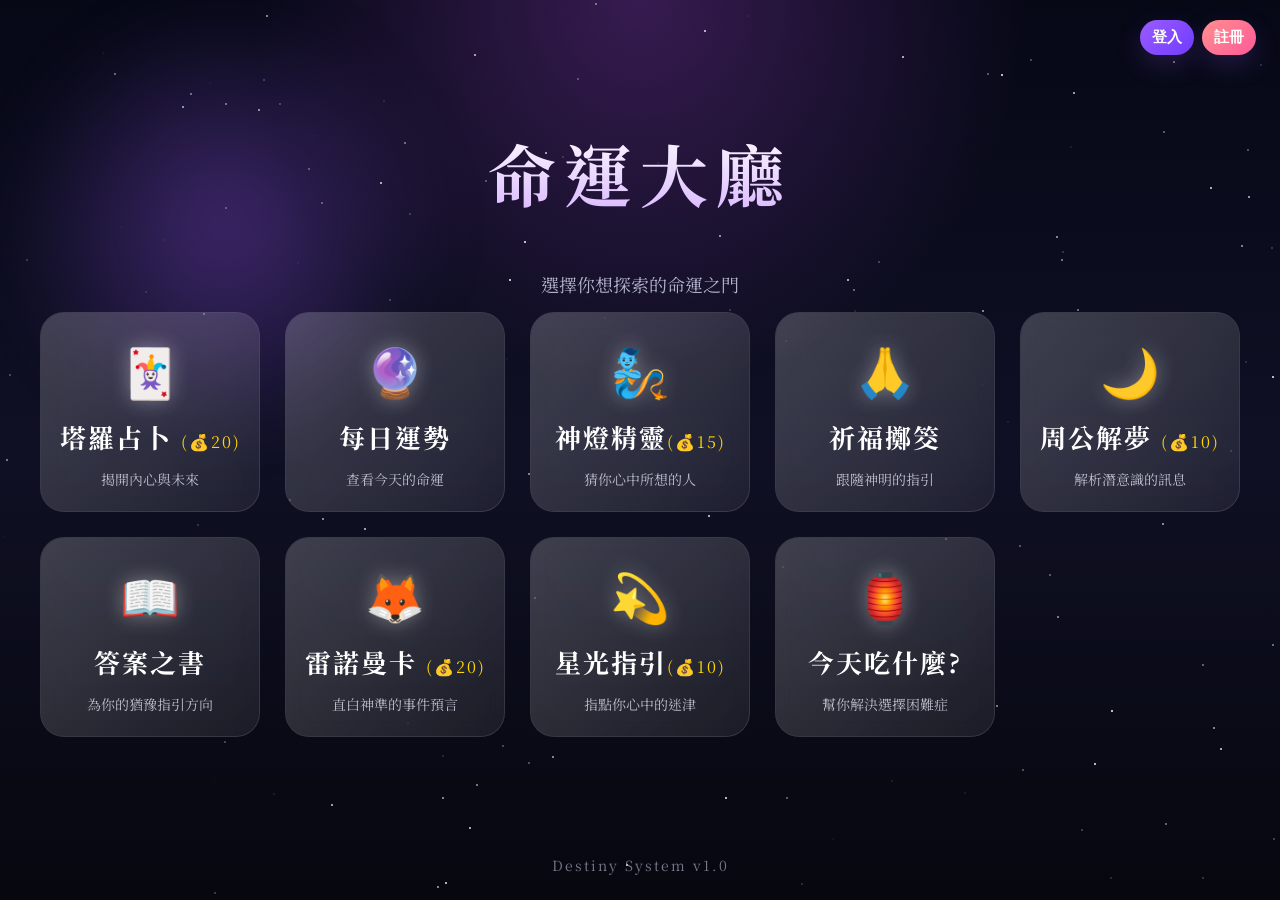
<file: templates/index.html>
<!DOCTYPE html>
<html lang="zh-Hant">

<head>
    <meta charset="UTF-8">
    <meta name="viewport" content="width=device-width, initial-scale=1.0">
    <title>命運大廳</title>

    <!-- 字體 -->
    <link rel="preconnect" href="https://fonts.googleapis.com">
    <link rel="preconnect" href="https://fonts.gstatic.com" crossorigin>
    <link href="https://fonts.googleapis.com/css2?family=Noto+Serif+TC:wght@400;600;700&display=swap"
        rel="stylesheet">
    <link rel="stylesheet" href="/static/css/style.css">
</head>

<body>

    <!-- 星空 -->
    <div class="stars" id="stars"></div>

    <!-- 發光背景 -->
    <div class="orb"></div>

    <!-- 右上角認證按鈕群組 -->
    <div class="auth-top-group">
        <!-- 未登入時顯示的按鈕 -->
        <button id="loginTopBtn" class="auth-top-btn" onclick="window.location.href='/auth'">登入</button>
        <button id="registerTopBtn" class="auth-top-btn auth-register-btn" onclick="window.location.href='/auth'">註冊</button>
        
        <!-- 登入後顯示的頭像下拉選單 -->
        <div id="avatarDropdown" class="avatar-dropdown-container" style="display:none;">
            <!-- 頭像按鈕，點擊可展開下拉式選單 -->
            <button class="avatar-btn" onclick="toggleAvatarMenu()">
                <!-- 頭像圖片 -->
                <img id="avatarImg" class="avatar-img" src="data:image/svg+xml,%3Csvg xmlns='http://www.w3.org/2000/svg' viewBox='0 0 100 100'%3E%3Ccircle cx='50' cy='35' r='25' fill='%23aa78ff'/%3E%3Cellipse cx='50' cy='70' rx='35' ry='30' fill='%23aa78ff'/%3E%3C/svg%3E" alt="用戶頭像">
                <!-- 下拉箭頭 -->
                <span class="avatar-arrow">▼</span>
            </button>
            
            <!-- 下拉式選單 -->
            <div id="avatarMenu" class="avatar-menu" style="display:none;">
                <!-- 頭像更改區域 -->
                <div class="menu-section avatar-upload-section">
                    <div class="avatar-upload-label">更改頭像</div>
                    <input type="file" id="avatarFileInput" class="avatar-file-input" accept="image/*" onchange="handleAvatarUpload(event)">
                    <label for="avatarFileInput" class="avatar-upload-btn">選擇圖片</label>
                </div>
                
                <!-- 用戶資訊區域 -->
                <div class="menu-section user-info-section">
                    <div class="menu-item"><strong>姓名：</strong><span id="dropdownUserName"></span></div>
                    <div class="menu-item"><strong>電子郵件：</strong><span id="dropdownUserEmail"></span></div>
                    <div class="menu-item"><strong>註冊日期：</strong><span id="dropdownUserRegistered"></span></div>
                </div>

                <!--日歷-->
                <div class="menu-section">
                    <div style="font-weight:bold;margin-bottom:10px;">
                        📅 本月運勢
                    </div>
                    <div id="userFortuneCalendar"></div>
                    <div id="fortuneRadar" style="width:280px;height:280px;margin-top:15px;">
                    </div>
                </div>
                
                <!-- 元智幣區域 -->
                <div class="menu-section coin-section">
                    <div class="coin-display">
                        <div class="coin-title">剩餘元智幣</div>
                        <div class="coin-value" id="dropdownUserBalance">0</div>
                    </div>
                    <button class="coin-earn-btn" onclick="window.location.href='/rpg'">看廣告拿幣</button>
                </div>
                
                <!-- 登出按鈕 -->
                <div class="menu-section logout-section">
                    <button class="logout-menu-btn" onclick="logout()">登出</button>
                </div>
            </div>
        </div>
    </div>

    <div id="userModal" class="user-modal-overlay" style="display:none;">
        <div class="user-modal-card">
            <div class="user-modal-header">
                <h2>使用者資訊</h2>
                <button class="modal-close-btn" onclick="toggleUserModal()">×</button>
            </div>
            <div class="user-modal-body">
                <div class="user-info-row"><strong>姓名：</strong><span id="modalUserName"></span></div>
                <div class="user-info-row"><strong>電子郵件：</strong><span id="modalUserEmail"></span></div>
                <div class="user-info-row"><strong>註冊時間：</strong><span id="modalUserRegistered"></span></div>
            </div>
            <div class="user-coin-box">
                <div>
                    <div class="coin-title">剩餘元智幣</div>
                    <div class="coin-value" id="modalUserBalance">0</div>
                </div>
                <button class="coin-action-btn" onclick="window.location.href='/rpg'">看廣告拿幣</button>
            </div>
        </div>
    </div>

    <!-- ===================== -->
    <!-- 大廳 -->
    <!-- ===================== -->

    <div class="container" id="lobbyPage">

        <div class="title">命運大廳</div>

        <div class="welcome-text" id="welcomeText"></div>

        <div class="subtitle">
            選擇你想探索的命運之門
        </div>

        <div class="menu-grid">

            <div class="card" onclick="window.location.href='/tarot'">
                <div class="card-content">
                    <div class="icon">🃏</div>
                    <h2>塔羅占卜 <span style="font-size: 16px; color: #ffd700; font-weight: normal;">(💰20)</span></h2>
                    <p>揭開內心與未來</p>
                </div>
            </div>

            <div class="card" onclick="window.location.href='/fortune'">

                <div class="card-content">

                    <div class="icon">🔮</div>

                    <h2>每日運勢</h2>

                    <p>查看今天的命運</p>

                </div>

            </div>

            <div class="card" onclick="window.location.href='/ai'">

                <div class="card-content">

                    <div class="icon">🧞</div>

                    <h2>神燈精靈<span style="font-size: 16px; color: #ffd700; font-weight: normal;">(💰15)</span></h2>

                    <p>猜你心中所想的人</p>

                </div>

            </div>

            <div class="card" onclick="window.location.href='/jiao'">

                <div class="card-content">

                    <div class="icon">🙏</div>

                    <h2>祈福擲筊</h2>

                    <p>跟隨神明的指引</p>

                </div>

            </div>

            <div class="card" onclick="window.location.href='/dream'">
                <div class="card-content">
                    <div class="icon">🌙</div>
                    <h2>周公解夢 <span style="font-size: 16px; color: #ffd700; font-weight: normal;">(💰10)</span></h2>
                    <p>解析潛意識的訊息</p>
                </div>
            </div>

            <div class="card" onclick="window.location.href='/answerbook'">
                <div class="card-content">
                    <div class="icon">📖</div>
                    <h2>答案之書</h2>
                    <p>為你的猶豫指引方向</p>
                </div>
            </div>

            <div class="card" onclick="window.location.href='/lenormand'">
                <div class="card-content">
                    <div class="icon">🦊</div>
                    <h2>雷諾曼卡 <span style="font-size: 16px; color: #ffd700; font-weight: normal;">(💰20)</span></h2>
                    <p>直白神準的事件預言</p>
                </div>
            </div>

            <div class="card" onclick="window.location.href='/guidance'">
                <div class="card-content">
                    <div class="icon">💫</div>
                    <h2>星光指引<span style="font-size: 16px; color: #ffd700; font-weight: normal;">(💰10)</span></h2>
                    <p>指點你心中的迷津</p>
                </div>
            </div>

            <div class="card" onclick="window.location.href='/food'">
                <div class="card-content">
                    <div class="icon">🏮</div>
                    <h2>今天吃什麼?</h2>
                    <p>幫你解決選擇困難症</p>
                </div>
            </div>

        </div>

        <div class="bottom-text">
            Destiny System v1.0
        </div>

    </div>

    <script src="/static/js/data.js"></script>
    <script src="/static/js/main.js"></script>

    <script src="/static/js/auth.js"></script>
    <script src="/static/js/rpg.js"></script>
    <script src="/static/js/tarot.js"></script>
    <script src="/static/js/genie.js"></script>
    <script src="/static/js/jiao.js"></script>
    <script src="/static/js/dream.js"></script>
    <script src="/static/js/answerbook.js"></script>
    <script src="/static/js/lenormand.js"></script>

    <script src="https://cdn.plot.ly/plotly-latest.min.js"></script>
    <script src="/static/js/fortune.js"></script>
</body>
</html>
</file>
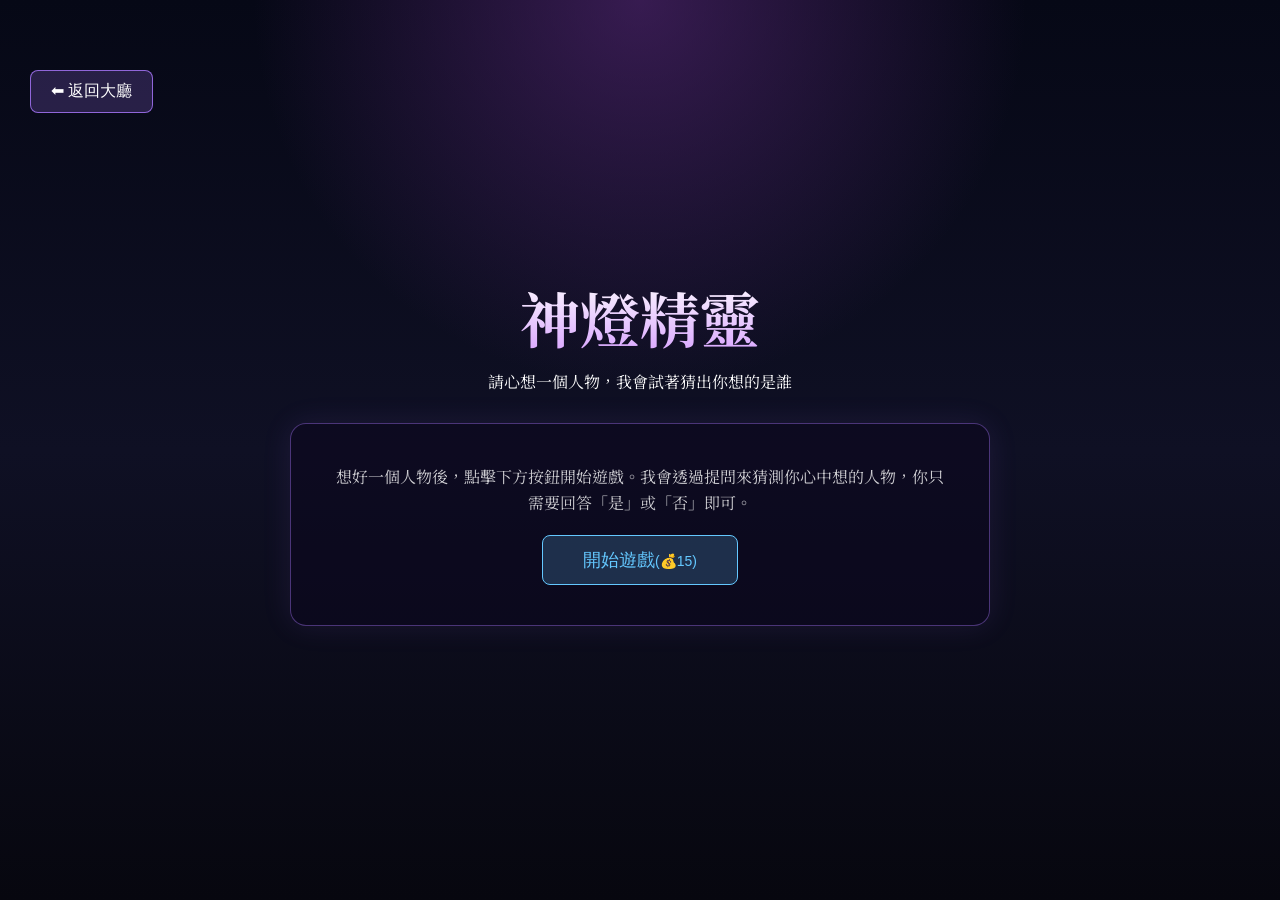
<file: templates/ai.html>
<!-- ===================== -->
    <!-- 神燈精靈頁面 -->
    <!-- ===================== -->

<!DOCTYPE html>
<html lang="zh-Hant">
<head>
    <meta charset="UTF-8">
    <meta name="viewport" content="width=device-width, initial-scale=1.0">
    <title>神燈精靈 - 命運大廳</title>

    <link rel="preconnect" href="https://fonts.googleapis.com">
    <link rel="preconnect" href="https://fonts.gstatic.com" crossorigin>
    <link href="https://fonts.googleapis.com/css2?family=Noto+Serif+TC:wght@400;600;700&display=swap" rel="stylesheet">
    
    <link rel="stylesheet" href="/static/css/style.css">
</head>

<body>
    <div id="geniePage" style="display: flex; min-height: 100vh; flex-direction: column; justify-content: center; align-items: center; position: relative; z-index: 10; padding: 20px; box-sizing: border-box;">
        <h1 class="fortune-title" style="margin-bottom: 10px; z-index: 5; color: white;">
            神燈精靈
        </h1>
        <p class="fortune-subtitle" id="genieSubtitle" style="margin-bottom: 30px; z-index: 5; color: white;">
            請心想一個人物，我會試著猜出你想的是誰
        </p>

        <div style="background: rgba(12, 8, 30, 0.6); padding: 40px; border-radius: 16px; border: 1px solid rgba(170, 120, 255, 0.4); max-width: 700px; width: 90%; text-align: center; z-index: 5; box-shadow: 0 0 30px rgba(170, 120, 255, 0.1);">
            
            <!-- 遊戲開始區域 -->
            <div id="genieStartArea" style="display: flex; flex-direction: column; align-items: center; gap: 20px;">
                <p style="color: rgba(255, 255, 255, 0.8); font-size: 16px; line-height: 1.6;">
                    想好一個人物後，點擊下方按鈕開始遊戲。我會透過提問來猜測你心中想的人物，你只需要回答「是」或「否」即可。
                </p>
                <button onclick="startGenieGame()" style="background: rgba(100, 200, 255, 0.2); border: 1px solid #64c8ff; color: #64c8ff; padding: 12px 40px; border-radius: 8px; font-size: 18px; cursor: pointer; transition: 0.3s;">
                    開始遊戲<span style="font-size: 14px;">(💰15)</span>
                </button>
            </div>

            <!-- 遊戲進行區域 -->
            <div id="genieGameArea" style="display: none; flex-direction: column; align-items: center; gap: 20px;">
                
                <!-- 問題計數 -->
                <div style="color: rgba(255, 255, 255, 0.6); font-size: 14px;">
                    第 <span id="genieQuestionCount">1</span> / <span id="genieMaxQuestions">20</span> 個問題
                </div>

                <!-- 當前問題 -->
                <div id="genieCurrentQuestion" style="background: rgba(0, 0, 0, 0.5); padding: 20px; border-radius: 8px; border: 1px solid rgba(100, 200, 255, 0.3); width: 100%; font-size: 16px; color: rgba(255, 255, 255, 0.95); line-height: 1.6;">
                    正在初始化...
                </div>

                <!-- 回答按鈕 -->
                <div style="display: flex; gap: 20px; justify-content: center; width: 100%;">
                    <button onclick="answerGenie('YES')" id="genieYesBtn" style="background: rgba(100, 255, 100, 0.2); border: 1px solid #64ff64; color: #64ff64; padding: 12px 50px; border-radius: 8px; font-size: 18px; cursor: pointer; transition: 0.3s; flex: 1;">
                        是
                    </button>
                    <button onclick="answerGenie('NO')" id="genieNoBtn" style="background: rgba(255, 100, 100, 0.2); border: 1px solid #ff6464; color: #ff6464; padding: 12px 50px; border-radius: 8px; font-size: 18px; cursor: pointer; transition: 0.3s; flex: 1;">
                        否
                    </button>
                </div>

                <!-- Loading 狀態 -->
                <div id="genieLoading" style="display: none; color: #ffd700; font-style: italic; font-size: 16px;">
                     精靈正在思考... 
                </div>
            </div>

            <!-- 遊戲結果區域 -->
            <div id="genieResultArea" style="display: none; flex-direction: column; align-items: center; gap: 20px;">
                
                <div id="genieResultMessage" style="background: rgba(0, 0, 0, 0.5); padding: 25px; border-radius: 8px; border: 1px solid rgba(255, 215, 0, 0.3); font-size: 16px; color: rgba(255, 255, 255, 0.95); line-height: 1.8; width: 100%;">
                </div>

                <button onclick="resetGenieGame()" style="background: rgba(170, 120, 255, 0.2); border: 1px solid rgba(170, 120, 255, 0.8); color: rgba(170, 120, 255, 0.9); padding: 12px 30px; border-radius: 8px; cursor: pointer; transition: 0.3s; font-size: 16px;">
                    🔄 再來一次
                </button>
            </div>
        </div>

        <button class="back-btn" onclick="window.location.href='/'" style="position: absolute; top: 30px; left: 30px; z-index: 1000; background: rgba(170, 120, 255, 0.2); border: 1px solid rgba(170, 120, 255, 0.8); color: white; padding: 10px 20px; border-radius: 8px; cursor: pointer; font-size: 16px;">
            ⬅ 返回大廳
        </button>
    </div>

    <script src="/static/js/data.js"></script>
    <script src="/static/js/main.js"></script>
    <script src="/static/js/genie.js"></script>
</body>
</html>
</file>
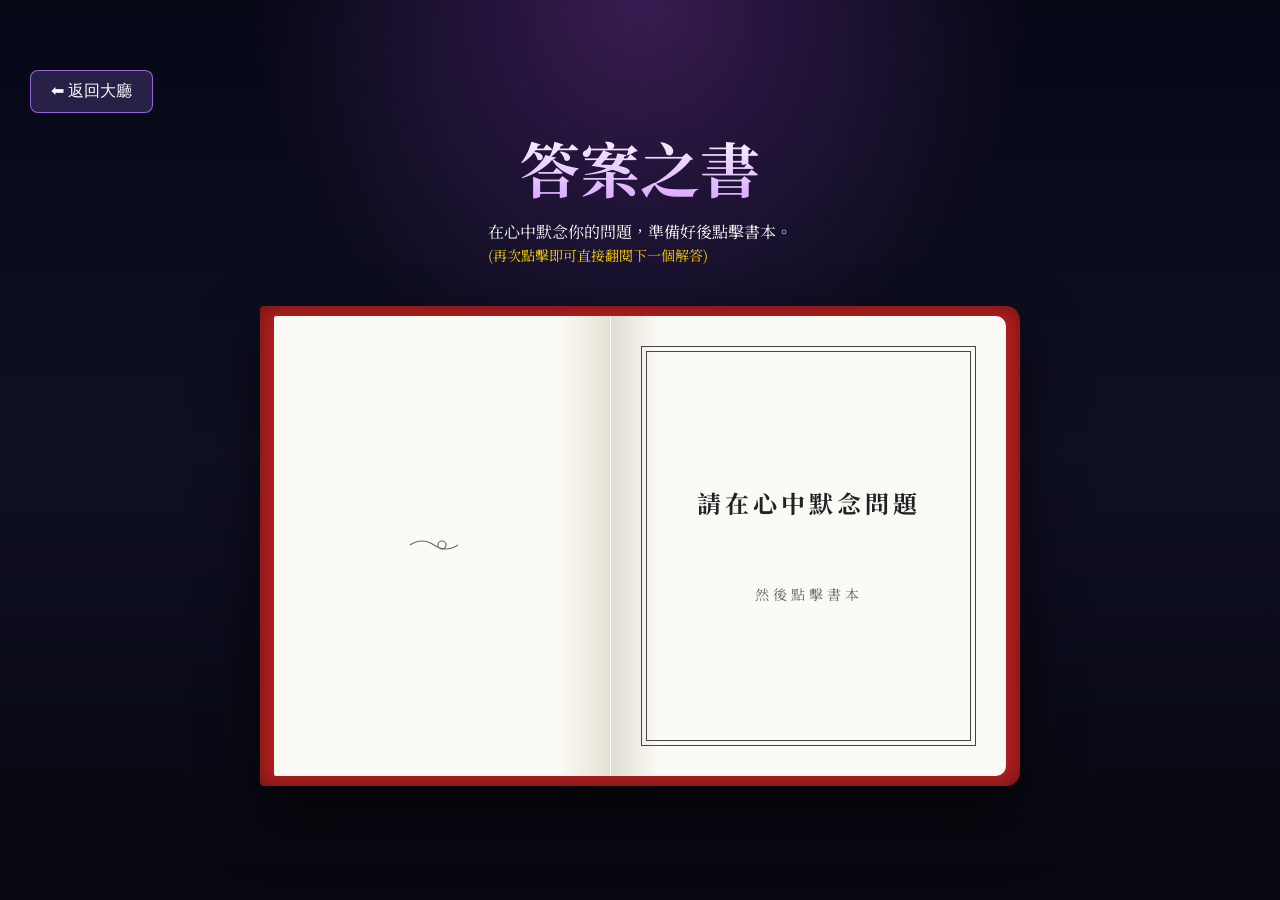
<file: templates/answerbook.html>
<!DOCTYPE html>
<html lang="zh-Hant">
<head>
    <meta charset="UTF-8">
    <meta name="viewport" content="width=device-width, initial-scale=1.0">
    <title>答案之書 - 命運大廳</title>

    <link rel="preconnect" href="https://fonts.googleapis.com">
    <link rel="preconnect" href="https://fonts.gstatic.com" crossorigin>
    <link href="https://fonts.googleapis.com/css2?family=Noto+Serif+TC:wght@400;600;700&display=swap" rel="stylesheet">
    
    <link rel="stylesheet" href="/static/css/style.css">
</head>

</body>
    <div id="answerBookPage" style="display: flex; min-height: 100vh; flex-direction: column; justify-content: center; align-items: center; position: relative; z-index: 10; padding: 20px; box-sizing: border-box;">
        <h1 class="fortune-title" style="margin-bottom: 10px; z-index: 5; color: white;">
        <h1 class="fortune-title" style="margin-bottom: 10px; z-index: 5; color: white;">
            答案之書
        </h1>
        <p class="fortune-subtitle" style="margin-bottom: 40px; z-index: 5; color: white;">
            在心中默念你的問題，準備好後點擊書本。<br>
            <span style="color: #ffd700; font-size: 14px;">(再次點擊即可直接翻閱下一個解答)</span>
        </p>

        <div class="open-book-wrapper" onclick="flipBook()">
            <div class="book-cover">
                
                <div class="page page-left">
                    <div class="page-ornament">
                        <svg viewBox="0 0 100 20" width="80">
                            <path fill="none" stroke="#444" stroke-width="1.5" d="M10,10 Q25,0 40,10 T70,10 M50,5 A5,5 0 1,1 50,15 A5,5 0 1,1 50,5"></path>
                        </svg>
                    </div>
                </div>
                
                <div class="page page-right">
                    <div class="page-border">
                        <div id="answerResult" class="answer-text">
                            請點擊書本<br><br>
                            <span style="font-size: 14px; font-weight: normal; color: #666;">尋找解答</span>
                        </div>
                    </div>
                </div>

                <div id="flippingPage" class="flipping-page">
                    <div class="page-border"></div>
                </div>

            </div>
        </div>

        <button class="back-btn" onclick="window.location.href='/'" style="position: absolute; top: 30px; left: 30px; z-index: 1000; background: rgba(170, 120, 255, 0.2); border: 1px solid rgba(170, 120, 255, 0.8); color: white; padding: 10px 20px; border-radius: 8px; cursor: pointer; font-size: 16px;">
            ⬅ 返回大廳
        </button>
    </div>

        <script src="/static/js/data.js"></script>
        <script src="/static/js/main.js"></script>
        <script src="/static/js/answerbook.js"></script>
</body>
</html>
</file>
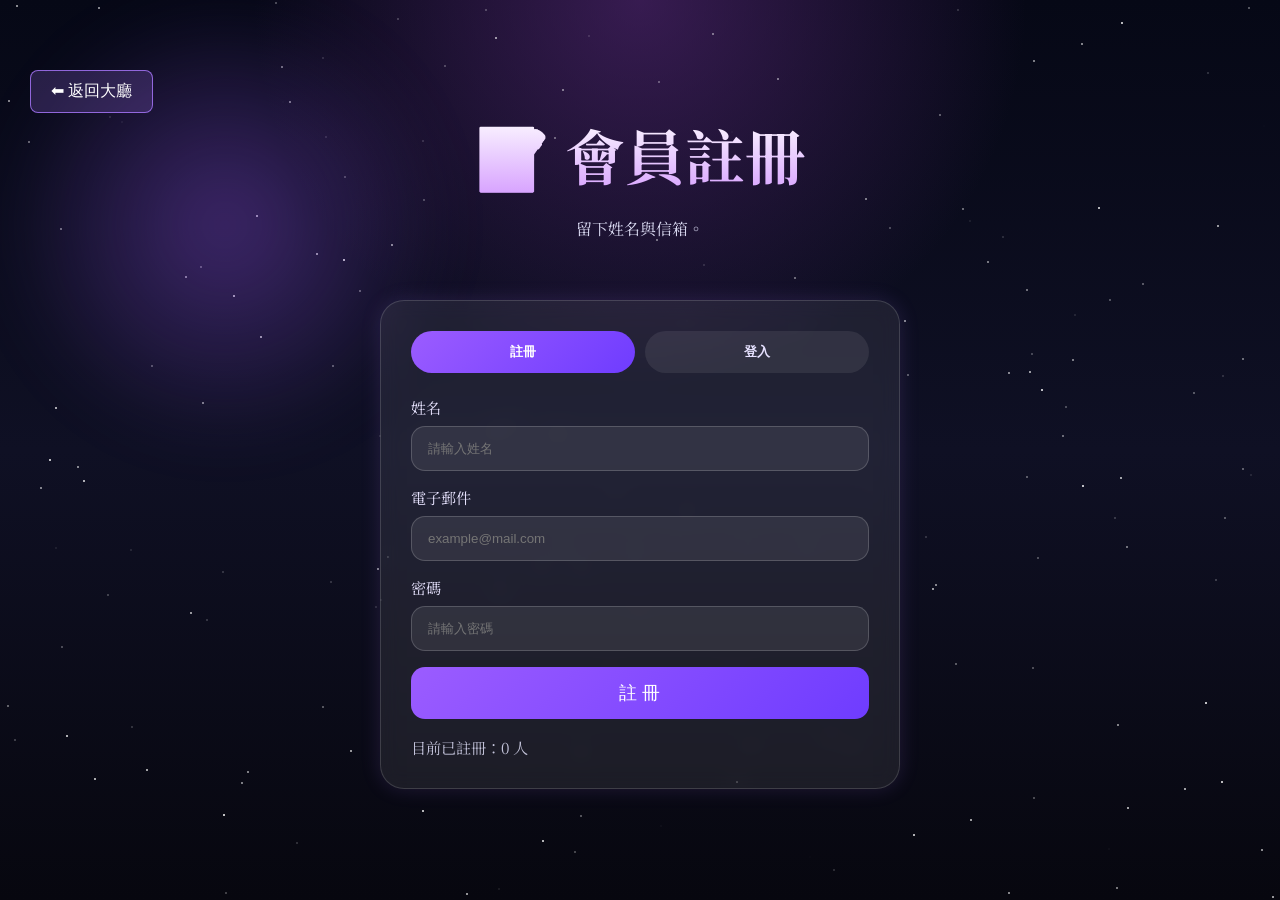
<file: templates/auth.html>
<!DOCTYPE html>
<html lang="zh-Hant">
<head>
    <meta charset="UTF-8">
    <meta name="viewport" content="width=device-width, initial-scale=1.0">
    <title>會員登入 - 命運大廳</title>
    <link rel="preconnect" href="https://fonts.googleapis.com">
    <link rel="preconnect" href="https://fonts.gstatic.com" crossorigin>
    <link href="https://fonts.googleapis.com/css2?family=Noto+Serif+TC:wght@400;600;700&display=swap" rel="stylesheet">
    <link rel="stylesheet" href="/static/css/style.css">
</head>
<body>
    <div class="stars" id="stars"></div>
    <div class="orb"></div>

    <div style="display: flex; min-height: 100vh; flex-direction: column; justify-content: center; align-items: center; position: relative; z-index: 10; padding: 20px;">
        
        <h1 class="fortune-title" id="authTitle">📝 會員註冊</h1>
        <p class="fortune-subtitle" id="authSubtitle">留下姓名與信箱。</p>

        <div class="register-card" style="position: relative; z-index: 5;">
            <div class="auth-tab-group">
                <button id="authTabRegister" class="auth-tab-btn auth-active" type="button" onclick="setAuthMode('register')">註冊</button>
                <button id="authTabLogin" class="auth-tab-btn" type="button" onclick="setAuthMode('login')">登入</button>
            </div>

            <form id="registerForm" class="register-form auth-form">
                <div class="form-group">
                    <label for="registerName">姓名</label>
                    <input id="registerName" name="name" type="text" placeholder="請輸入姓名" required>
                </div>
                <div class="form-group">
                    <label for="registerEmail">電子郵件</label>
                    <input id="registerEmail" name="email" type="email" placeholder="example@mail.com" required>
                </div>
                <div class="form-group">
                    <label for="registerPassword">密碼</label>
                    <input id="registerPassword" name="password" type="password" placeholder="請輸入密碼" required>
                </div>
                <button type="submit" class="submit-btn">註 冊</button>
            </form>

            <form id="loginForm" class="register-form auth-form" style="display:none;">
                <div class="form-group">
                    <label for="loginEmail">電子郵件</label>
                    <input id="loginEmail" name="email" type="email" placeholder="example@mail.com" required>
                </div>
                <div class="form-group">
                    <label for="loginPassword">密碼</label>
                    <input id="loginPassword" name="password" type="password" placeholder="請輸入密碼" required>
                </div>
                <button type="submit" class="submit-btn">登入</button>
            </form>

            <div class="register-meta" id="registerMeta">
                目前已註冊：<span id="registeredCount">0</span> 人
            </div>

            <div class="register-alert" id="registerAlert"></div>
            <div class="register-alert" id="loginAlert"></div>

            
        </div>

        <button class="back-btn" onclick="window.location.href='/'" style="position: absolute; top: 30px; left: 30px; z-index: 1000; background: rgba(170, 120, 255, 0.2); border: 1px solid rgba(170, 120, 255, 0.8); color: white; padding: 10px 20px; border-radius: 8px; cursor: pointer; font-size: 16px;">
            ⬅ 返回大廳
        </button>
    </div>

    <script src="/static/js/data.js"></script>
    <script src="/static/js/auth.js"></script>
    <script src="/static/js/main.js"></script>
</body>
</html>
</file>
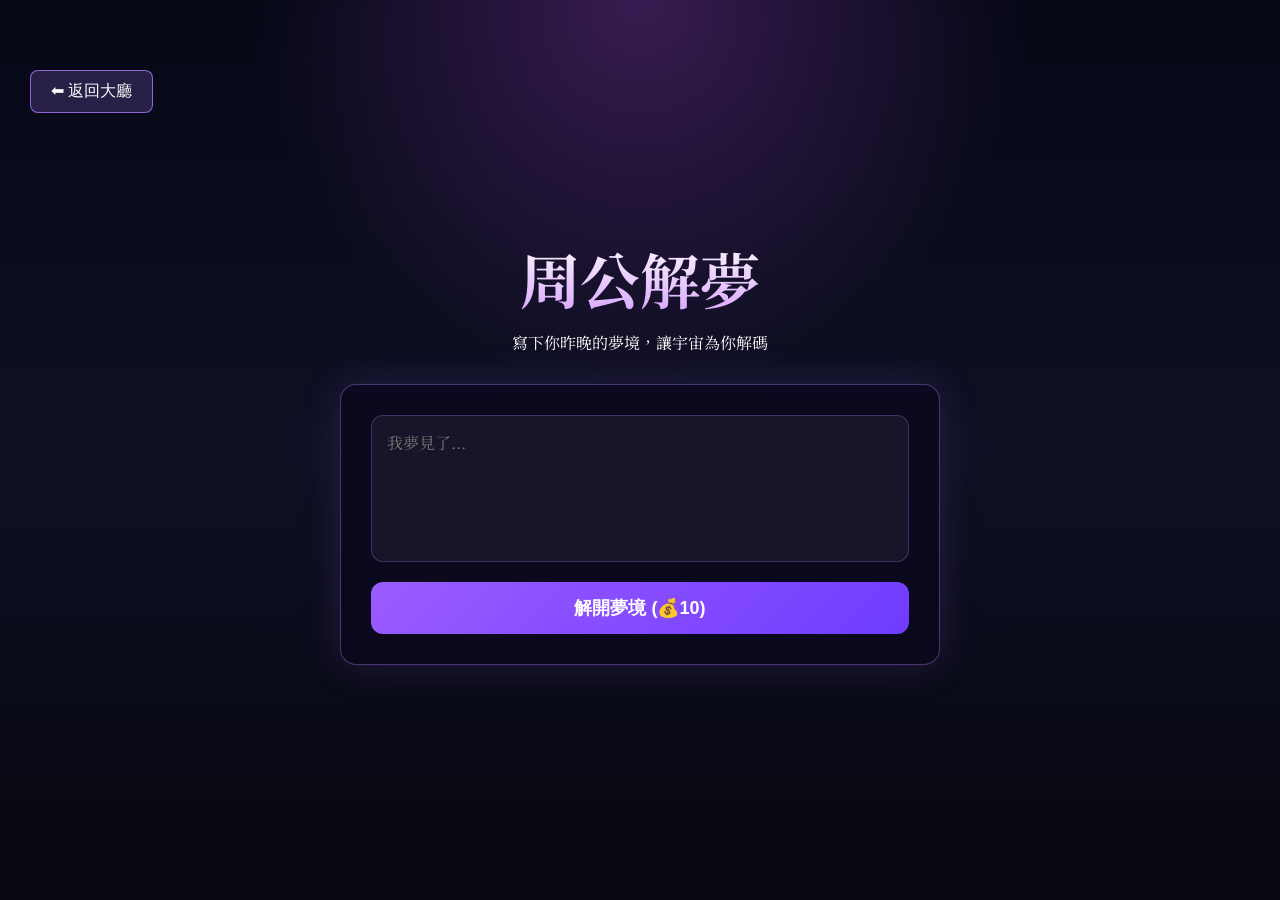
<file: templates/dream.html>
<!-- 2. 解夢專屬頁面 -->
<!DOCTYPE html>
<html lang="zh-Hant">
<head>
    <meta charset="UTF-8">
    <meta name="viewport" content="width=device-width, initial-scale=1.0">
    <title>周公解夢 - 命運大廳</title>

    <link rel="preconnect" href="https://fonts.googleapis.com">
    <link rel="preconnect" href="https://fonts.gstatic.com" crossorigin>
    <link href="https://fonts.googleapis.com/css2?family=Noto+Serif+TC:wght@400;600;700&display=swap" rel="stylesheet">
    
    <link rel="stylesheet" href="/static/css/style.css">
</head>

</body>
    <div id="dreamPage" style="display: flex; min-height: 100vh; flex-direction: column; justify-content: center; align-items: center; position: relative; z-index: 10; padding: 20px; box-sizing: border-box;">
        <h1 class="fortune-title" style="margin-bottom: 10px; z-index: 5; color: white;">
            周公解夢
        </h1>
        <p class="fortune-subtitle" style="margin-bottom: 30px; z-index: 5; color: white;">
            寫下你昨晚的夢境，讓宇宙為你解碼
        </p>

        <div style="background: rgba(12, 8, 30, 0.7); padding: 30px; border-radius: 16px; border: 1px solid rgba(170, 120, 255, 0.4); max-width: 600px; width: 90%; z-index: 5; box-shadow: 0 0 40px rgba(170, 120, 255, 0.15); display: flex; flex-direction: column; gap: 20px;">
            
            <textarea id="dreamInput" placeholder="我夢見了..." rows="5" style="width: 100%; padding: 15px; border-radius: 12px; background: rgba(255, 255, 255, 0.05); border: 1px solid rgba(170, 120, 255, 0.3); color: white; font-size: 16px; outline: none; resize: none; font-family: inherit;"></textarea>

            <button id="submitDreamBtn" onclick="analyzeDream()" style="background: linear-gradient(135deg, #9b5cff, #6f3cff); border: none; color: white; padding: 14px; border-radius: 12px; font-size: 18px; font-weight: bold; cursor: pointer; transition: 0.3s; width: 100%;">
                解開夢境 (💰10)
            </button>

            <div id="dreamLoading" style="display: none; color: #d8b4ff; text-align: center; font-style: italic; font-size: 16px; padding: 10px;">
                🌙 潛意識連結中，請稍候...
            </div>

            <div id="dreamResult" style="display: none; font-size: 15px; color: rgba(255, 255, 255, 0.95); line-height: 1.8; background: rgba(0, 0, 0, 0.4); padding: 20px; border-radius: 12px; border: 1px solid rgba(170, 120, 255, 0.2); max-height: 300px; overflow-y: auto;">
            </div>
        </div>

        <button class="back-btn" onclick="window.location.href='/'" style="position: absolute; top: 30px; left: 30px; z-index: 1000; background: rgba(170, 120, 255, 0.2); border: 1px solid rgba(170, 120, 255, 0.8); color: white; padding: 10px 20px; border-radius: 8px; cursor: pointer; font-size: 16px;">
            ⬅ 返回大廳
        </button>
    </div>

    <script src="/static/js/data.js"></script>
    <script src="/static/js/main.js"></script>
    <script src="/static/js/dream.js"></script>
</body>
</html>
</file>
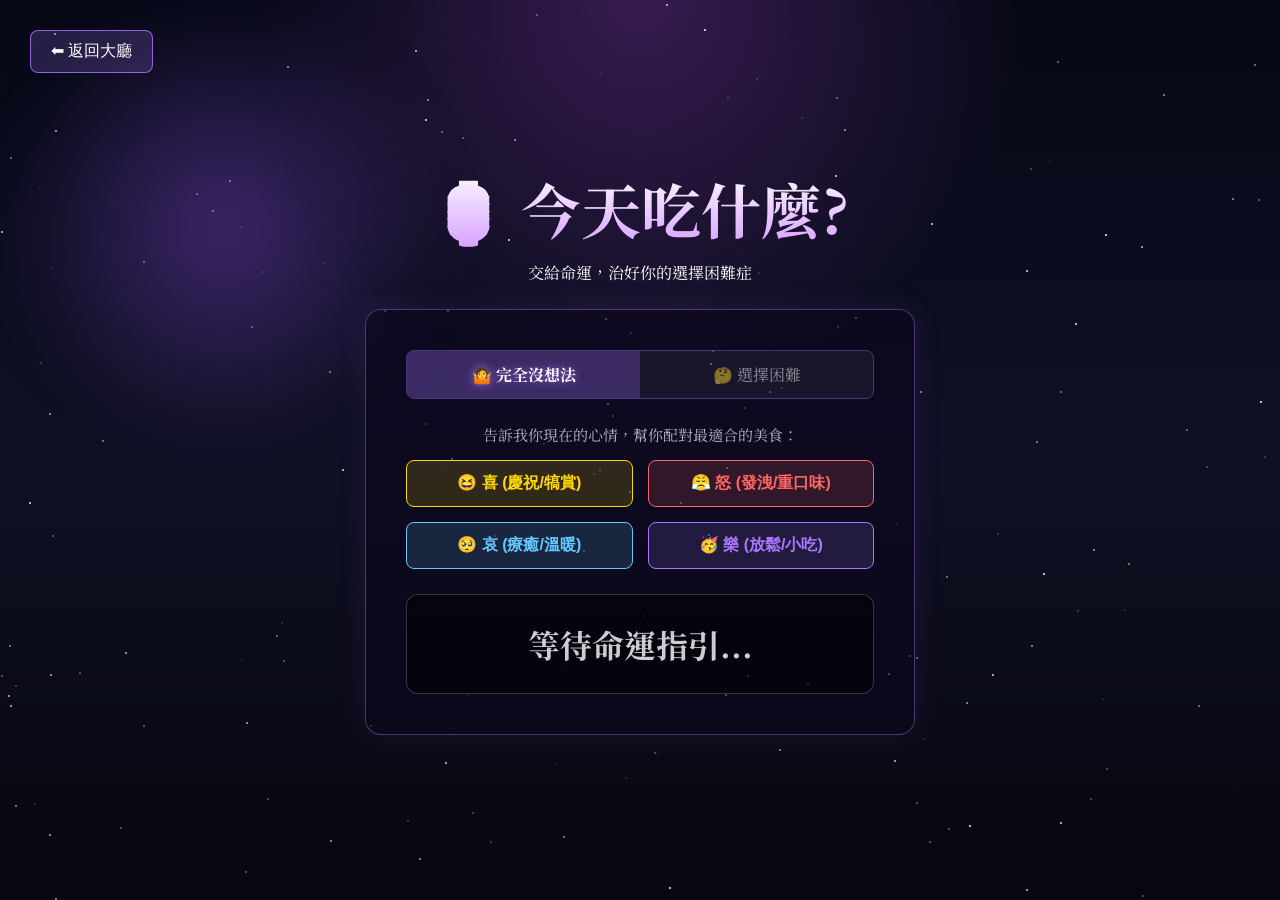
<file: templates/food.html>
<!DOCTYPE html>
<html lang="zh-Hant">
<head>
    <meta charset="UTF-8">
    <meta name="viewport" content="width=device-width, initial-scale=1.0">
    <title>今天吃什麼 - 命運大廳</title>

    <link rel="preconnect" href="https://fonts.googleapis.com">
    <link rel="preconnect" href="https://fonts.gstatic.com" crossorigin>
    <link href="https://fonts.googleapis.com/css2?family=Noto+Serif+TC:wght@400;600;700&display=swap" rel="stylesheet">
    
    <link rel="stylesheet" href="/static/css/style.css">
    
    <script src="https://code.jquery.com/jquery-3.7.1.min.js"></script>

    <style>
        .food-tab-btn {
            flex: 1;
            padding: 12px;
            background: rgba(255, 255, 255, 0.05);
            border: none;
            color: rgba(255, 255, 255, 0.5);
            font-size: 16px;
            cursor: pointer;
            transition: 0.3s;
            font-family: inherit;
        }
        .food-tab-btn.active {
            background: rgba(170, 120, 255, 0.3);
            color: white;
            font-weight: bold;
            text-shadow: 0 0 10px rgba(170, 120, 255, 0.8);
        }
    </style>
</head>

<body>
    <div class="stars" id="stars"></div>
    <div class="orb"></div>

    <div style="display: flex; min-height: 100vh; flex-direction: column; justify-content: center; align-items: center; position: relative; z-index: 10; padding: 20px; box-sizing: border-box;">
        
        <h1 class="fortune-title" style="margin-bottom: 10px; color: white;">
            🏮 今天吃什麼?
        </h1>
        <p class="fortune-subtitle" style="margin-bottom: 25px; color: white;">
            交給命運，治好你的選擇困難症
        </p>

        <div style="background: rgba(12, 8, 30, 0.6); padding: 40px; border-radius: 16px; border: 1px solid rgba(170, 120, 255, 0.4); max-width: 550px; width: 100%; text-align: center; box-shadow: 0 0 30px rgba(170, 120, 255, 0.1); box-sizing: border-box;">
            
            <div style="display: flex; border-radius: 8px; overflow: hidden; border: 1px solid rgba(170, 120, 255, 0.4); margin-bottom: 25px;">
                <button class="food-tab-btn active" data-target="mode-no-idea">🤷 完全沒想法</button>
                <button class="food-tab-btn" data-target="mode-hard-choice">🤔 選擇困難</button>
            </div>

            <div id="mode-no-idea" class="food-mode-section">
                <p style="color: rgba(255,255,255,0.7); font-size: 15px; margin-bottom: 15px;">告訴我你現在的心情，幫你配對最適合的美食：</p>
                <div style="display: grid; grid-template-columns: 1fr 1fr; gap: 15px; margin-bottom: 25px;">
                    <button class="mood-btn" data-mood="joy" style="background: rgba(255, 215, 0, 0.15); border: 1px solid #ffd700; color: #ffd700; padding: 12px; border-radius: 8px; cursor: pointer; font-size: 16px; font-weight: bold; transition: 0.3s;">
                        😆 喜 (慶祝/犒賞)
                    </button>
                    <button class="mood-btn" data-mood="anger" style="background: rgba(255, 100, 100, 0.15); border: 1px solid #ff6464; color: #ff6464; padding: 12px; border-radius: 8px; cursor: pointer; font-size: 16px; font-weight: bold; transition: 0.3s;">
                        😤 怒 (發洩/重口味)
                    </button>
                    <button class="mood-btn" data-mood="sorrow" style="background: rgba(100, 200, 255, 0.15); border: 1px solid #64c8ff; color: #64c8ff; padding: 12px; border-radius: 8px; cursor: pointer; font-size: 16px; font-weight: bold; transition: 0.3s;">
                        🥺 哀 (療癒/溫暖)
                    </button>
                    <button class="mood-btn" data-mood="fun" style="background: rgba(170, 120, 255, 0.15); border: 1px solid #aa78ff; color: #aa78ff; padding: 12px; border-radius: 8px; cursor: pointer; font-size: 16px; font-weight: bold; transition: 0.3s;">
                        🥳 樂 (放鬆/小吃)
                    </button>
                </div>
            </div>

            <div id="mode-hard-choice" class="food-mode-section" style="display: none;">
                <p style="color: rgba(255,255,255,0.7); font-size: 15px; margin-bottom: 15px;">輸入你正在猶豫的選項 (用逗號 , 分隔)：</p>
                <textarea id="customFoodList" style="width: 100%; height: 80px; background: rgba(0,0,0,0.3); border: 1px solid rgba(255,255,255,0.2); color: white; border-radius: 8px; padding: 15px; font-size: 15px; resize: none; outline: none; box-sizing: border-box; margin-bottom: 15px;">麥當勞, 肯德基, 巷口麵店, 健康餐盒</textarea>
                
                <button id="manualRollBtn" style="width: 100%; background: rgba(170, 120, 255, 0.2); border: 1px solid #aa78ff; color: white; padding: 12px; border-radius: 8px; cursor: pointer; font-size: 18px; font-weight: bold; transition: 0.3s; margin-bottom: 25px;">
                    幫我決定！
                </button>
            </div>

            <div id="foodResult" style="font-size: 32px; font-weight: bold; color: rgba(255,255,255,0.8); height: 100px; display: flex; align-items: center; justify-content: center; background: rgba(0,0,0,0.5); border-radius: 12px; border: 1px solid rgba(255,255,255,0.2); overflow: hidden;">
                等待命運指引...
            </div>
            
        </div>

        <button id="backToLobbyBtn" style="position: absolute; top: 30px; left: 30px; background: rgba(170, 120, 255, 0.2); border: 1px solid rgba(170, 120, 255, 0.8); color: white; padding: 10px 20px; border-radius: 8px; cursor: pointer; font-size: 16px;">
            ⬅ 返回大廳
        </button>
    </div>

    <script src="/static/js/data.js"></script>
    <script src="/static/js/main.js"></script>
    <script src="/static/js/food.js"></script>
</body>
</html>
</file>
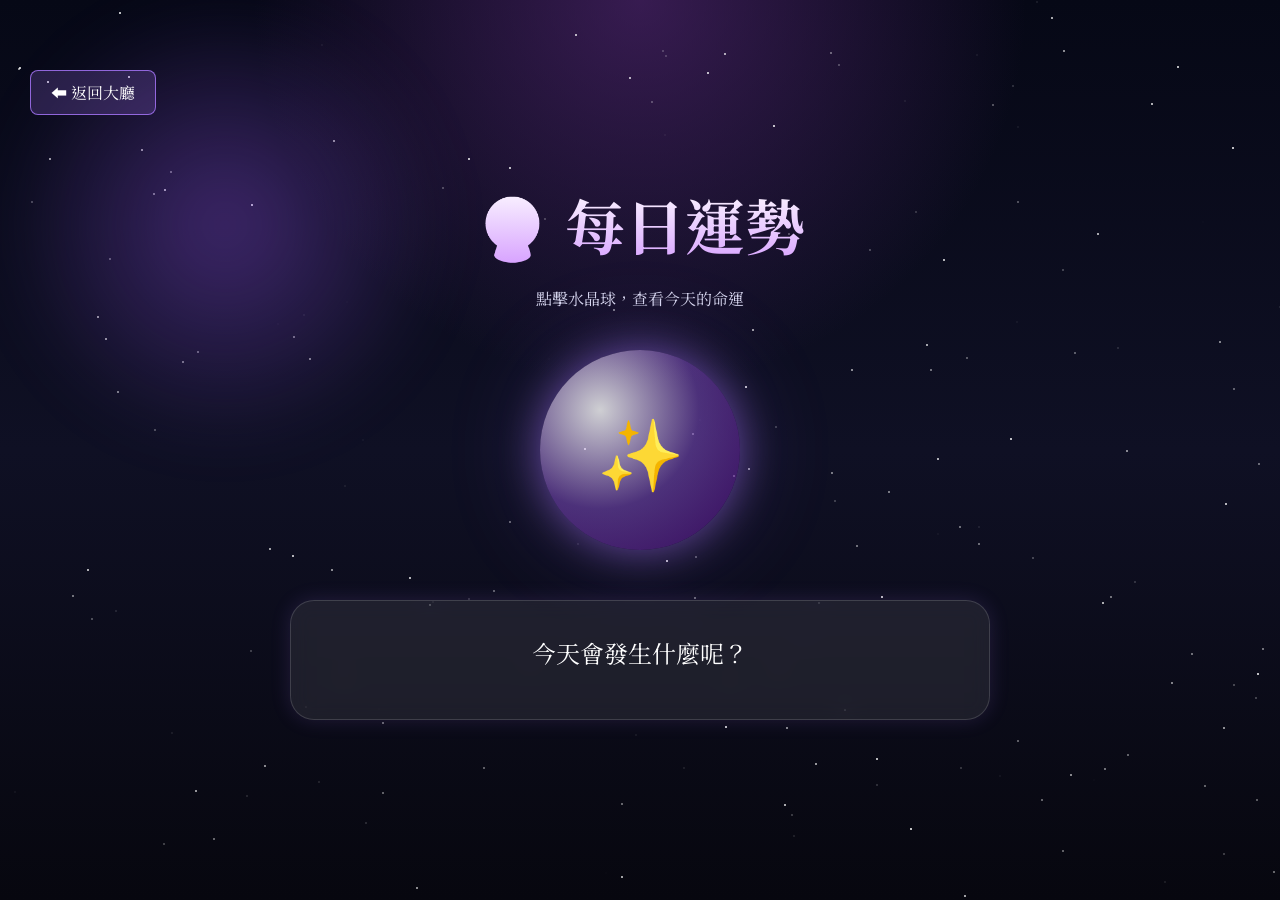
<file: templates/fortune.html>
<!-- ===================== -->
<!-- 每日運勢頁 -->
<!-- ===================== -->

<!DOCTYPE html>
<html lang="zh-Hant">

<head>
    <meta charset="UTF-8">
    <meta name="viewport" content="width=device-width, initial-scale=1.0">
    <title>每日運勢 - 命運大廳</title>

    <link rel="preconnect" href="https://fonts.googleapis.com">
    <link rel="preconnect" href="https://fonts.gstatic.com" crossorigin>
    <link href="https://fonts.googleapis.com/css2?family=Noto+Serif+TC:wght@400;600;700&display=swap" rel="stylesheet">
    <link rel="stylesheet" href="/static/css/style.css">
</head>

<body> <div class="stars" id="stars"></div>
    <div class="orb"></div>

    <div id="fortunePage" style="display: flex; flex-direction: column; align-items: center; justify-content: center; min-height: 100vh; position: relative; z-index: 10;">

        <h1 class="fortune-title">
            🔮 每日運勢
        </h1>

        <p class="fortune-subtitle">
            點擊水晶球，查看今天的命運
        </p>

        <div class="crystal-ball" onclick="getFortune()">
            ✨
        </div>

        <div class="fortune-result" id="fortuneResult">
            今天會發生什麼呢？
        </div>

        <button class="back-btn" onclick="window.location.href='/'" style="position: absolute; top: 30px; left: 30px; background: rgba(170, 120, 255, 0.2); border: 1px solid rgba(170, 120, 255, 0.8); color: white; padding: 10px 20px; border-radius: 8px; cursor: pointer; font-size: 16px; font-family: inherit; z-index: 20;">
            ⬅ 返回大廳
        </button>

    </div>

    <script src="/static/js/data.js"></script>
    <script src="/static/js/main.js"></script>
    <script src="/static/js/fortune.js"></script>

</body> </html>
</file>
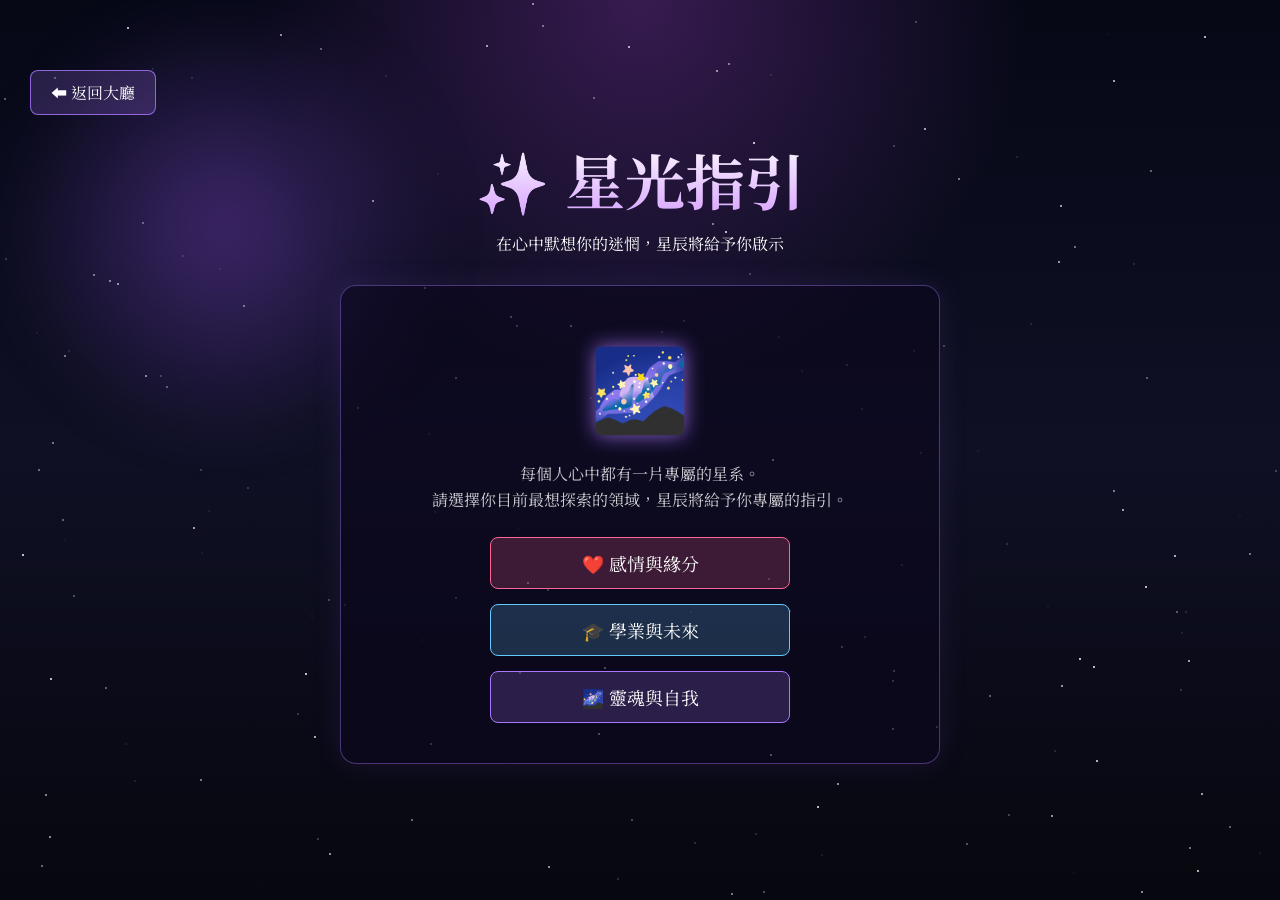
<file: templates/guidance.html>
<!DOCTYPE html>
<html lang="zh-Hant">

<head>
    <meta charset="UTF-8">
    <meta name="viewport" content="width=device-width, initial-scale=1.0">
    <title>星光指引 - 命運大廳</title>

    <link rel="preconnect" href="https://fonts.googleapis.com">
    <link rel="preconnect" href="https://fonts.gstatic.com" crossorigin>
    <link href="https://fonts.googleapis.com/css2?family=Noto+Serif+TC:wght@400;600;700&display=swap"
        rel="stylesheet">
    <link rel="stylesheet" href="/static/css/style.css">
</head>

<body>

    <div class="stars" id="stars"></div>

    <div class="orb"></div>

    <div style="display: flex; min-height: 100vh; flex-direction: column; justify-content: center; align-items: center; position: relative; z-index: 10; padding: 20px; box-sizing: border-box;">
        
        <h1 class="fortune-title" style="margin-bottom: 10px; color: white; text-align: center;">
            ✨ 星光指引
        </h1>
        <p class="fortune-subtitle" style="margin-bottom: 30px; color: white; text-align: center;">
            在心中默想你的迷惘，星辰將給予你啟示
        </p>

        <div style="background: rgba(12, 8, 30, 0.6); padding: 40px; border-radius: 16px; border: 1px solid rgba(170, 120, 255, 0.4); max-width: 600px; width: 100%; text-align: center; box-shadow: 0 0 30px rgba(170, 120, 255, 0.1); box-sizing: border-box;">
            
            <div id="quizStartArea">
                <div style="font-size: 80px; margin-bottom: 20px; display: inline-block; text-shadow: 0 0 20px rgba(170, 120, 255, 0.8);">🌌</div>
                <p style="color: rgba(255,255,255,0.8); font-size: 16px; margin-bottom: 25px; line-height: 1.6;">
                    每個人心中都有一片專屬的星系。<br>
                    請選擇你目前最想探索的領域，星辰將給予你專屬的指引。
                </p>
                
                <div style="display: flex; flex-direction: column; gap: 15px; align-items: center; width: 100%;">
                    <button onclick="startGuidanceQuiz('love')" style="background: rgba(255, 100, 150, 0.2); border: 1px solid #ff6496; color: white; padding: 12px 40px; border-radius: 8px; cursor: pointer; font-size: 18px; transition: 0.3s; width: 80%; max-width: 300px; font-family: inherit;">
                        ❤️ 感情與緣分
                    </button>
                    <button onclick="startGuidanceQuiz('career')" style="background: rgba(100, 200, 255, 0.2); border: 1px solid #64c8ff; color: white; padding: 12px 40px; border-radius: 8px; cursor: pointer; font-size: 18px; transition: 0.3s; width: 80%; max-width: 300px; font-family: inherit;">
                        🎓 學業與未來
                    </button>
                    <button onclick="startGuidanceQuiz('self')" style="background: rgba(170, 120, 255, 0.2); border: 1px solid #aa78ff; color: white; padding: 12px 40px; border-radius: 8px; cursor: pointer; font-size: 18px; transition: 0.3s; width: 80%; max-width: 300px; font-family: inherit;">
                        🌌 靈魂與自我
                    </button>
                </div>
            </div>

            <div id="quizQuestionArea" style="display: none; flex-direction: column; align-items: center; width: 100%;">
                <div style="color: rgba(170, 120, 255, 0.8); font-size: 14px; margin-bottom: 15px; letter-spacing: 1px;">
                    探索進度 <span id="quizProgress">1 / 3</span>
                </div>
                <h3 id="quizQuestionText" style="color: white; font-size: 20px; margin-bottom: 25px; line-height: 1.6; font-weight: normal; text-align: left; width: 100%;">
                    </h3>
                <div id="quizOptions" style="display: flex; flex-direction: column; gap: 15px; width: 100%;">
                    </div>
            </div>

            <div id="quizResultArea" style="display: none; flex-direction: column; align-items: center; width: 100%;">
                <div id="quizLoading" style="color: #ffd700; font-style: italic; font-size: 18px; margin-bottom: 20px;">
                    ✨ 正在解讀你的星象軌跡... ✨
                </div>
                
                <div id="quizFinalContent" style="display: none; width: 100%;">
                    <div id="resultIcon" style="font-size: 60px; margin-bottom: 10px;">🌟</div>
                    <h2 id="resultTitle" style="color: #ffd700; margin-bottom: 15px; font-size: 24px;">你的星系</h2>
                    
                    <div style="text-align: left; background: rgba(0, 0, 0, 0.5); padding: 25px; border-radius: 12px; border: 1px solid rgba(170, 120, 255, 0.3); margin-bottom: 25px;">
                        <p id="resultDesc" style="color: rgba(255, 255, 255, 0.9); font-size: 16px; line-height: 1.8; margin-bottom: 15px;"></p>
                        <div style="border-top: 1px dashed rgba(255,255,255,0.2); padding-top: 15px;">
                            <strong style="color: #64c8ff; font-size: 16px;">給你的星光指引：</strong>
                            <p id="resultAdvice" style="color: rgba(255, 255, 255, 0.8); font-size: 15px; line-height: 1.6; margin-top: 8px;"></p>
                        </div>
                    </div>

                    <div style="margin-top: 20px; padding: 15px; background: rgba(255, 100, 150, 0.1); border-left: 4px solid #ff6496; border-radius: 8px;">
                            <div id="flowerLoading" style="color: #ff6496; font-size: 14px; font-style: italic;">
                                🌸 宇宙花園正在為你挑選專屬花朵...
                            </div>
                            <div id="flowerMessage" style="display: none; color: rgba(255, 255, 255, 0.9); font-size: 15px; line-height: 1.6;">
                                </div>
                        </div>

                    <button onclick="resetGuidanceQuiz()" style="background: transparent; border: 1px solid rgba(255, 255, 255, 0.4); color: rgba(255, 255, 255, 0.8); padding: 10px 30px; border-radius: 6px; cursor: pointer; transition: 0.3s; font-size: 16px; font-family: inherit;">
                        重新探索
                    </button>
                </div>
            </div>

        </div>

        <button class="back-btn" onclick="window.location.href='/'" style="position: absolute; top: 30px; left: 30px; background: rgba(170, 120, 255, 0.2); border: 1px solid rgba(170, 120, 255, 0.8); color: white; padding: 10px 20px; border-radius: 8px; cursor: pointer; font-size: 16px; font-family: inherit; z-index: 20;">
            ⬅ 返回大廳
        </button>
    </div>

    <script src="/static/js/data.js"></script>
    <script src="/static/js/main.js"></script>
    <script src="/static/js/guidance.js"></script>
</body>

</html>
</file>
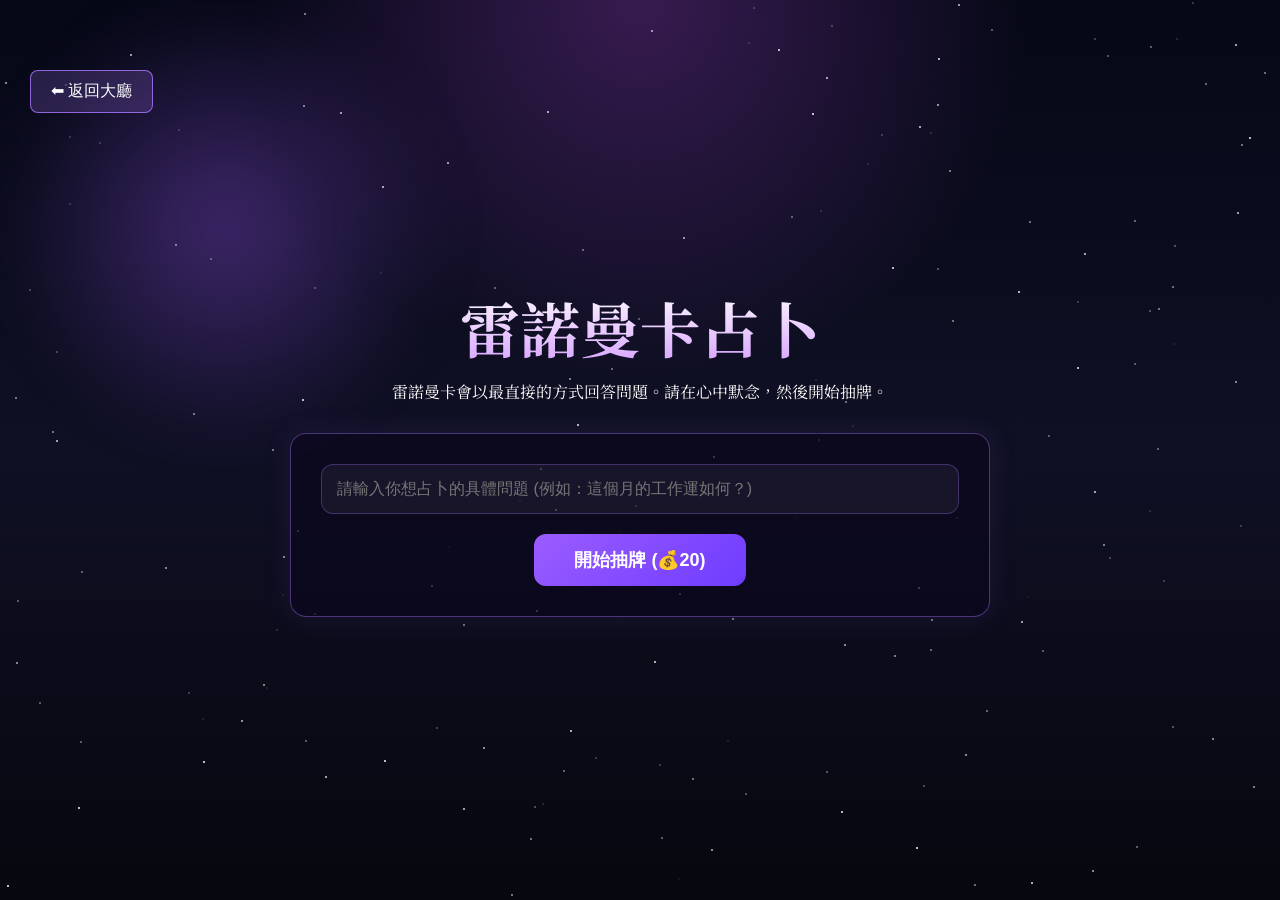
<file: templates/lenormand.html>
<!DOCTYPE html>
<html lang="zh-Hant">
<head>
    <meta charset="UTF-8">
    <meta name="viewport" content="width=device-width, initial-scale=1.0">
    <title>雷諾曼卡 - 命運大廳</title>

    <link rel="preconnect" href="https://fonts.googleapis.com">
    <link rel="preconnect" href="https://fonts.gstatic.com" crossorigin>
    <link href="https://fonts.googleapis.com/css2?family=Noto+Serif+TC:wght@400;600;700&display=swap" rel="stylesheet">
    
    <link rel="stylesheet" href="/static/css/style.css">
</head>

<body>
    <div class="stars" id="stars"></div>
    <div class="orb"></div>

    <div style="display: flex; min-height: 100vh; flex-direction: column; justify-content: center; align-items: center; position: relative; z-index: 10; padding: 20px; box-sizing: border-box;">
        
        <h1 class="fortune-title" style="margin-bottom: 10px; z-index: 5; color: white;">
            雷諾曼卡占卜
        </h1>
        <p class="fortune-subtitle" id="lenormandSubtitle" style="margin-bottom: 30px; z-index: 5; color: white;">
            雷諾曼卡會以最直接的方式回答問題。請在心中默念，然後開始抽牌。
        </p>

        <div style="background: rgba(12, 8, 30, 0.7); padding: 30px; border-radius: 16px; border: 1px solid rgba(170, 120, 255, 0.4); max-width: 700px; width: 100%; text-align: center; z-index: 5; box-shadow: 0 0 30px rgba(170, 120, 255, 0.1); box-sizing: border-box;">
                
            <input type="text" id="lenormandQuestion" placeholder="請輸入你想占卜的具體問題 (例如：這個月的工作運如何？)" style="width: 100%; padding: 15px; box-sizing: border-box; border-radius: 12px; background: rgba(255, 255, 255, 0.05); border: 1px solid rgba(170, 120, 255, 0.3); color: white; font-size: 16px; outline: none; margin-bottom: 20px;">

            <button id="drawLenormandBtn" onclick="startDrawLenormand()" style="background: linear-gradient(135deg, #9b5cff, #6f3cff); border: none; color: white; padding: 14px 40px; border-radius: 12px; font-size: 18px; font-weight: bold; cursor: pointer; transition: 0.3s;">
                開始抽牌 (💰20)
            </button>

            <p id="lenormandProgressText" style="display: none; color: #64c8ff; font-size: 16px; margin: 10px 0;">請依序點擊翻開 3 張牌 (0/3)</p>

            <div id="lenormandCardsArea" style="display: none; justify-content: center; gap: 20px; margin: 20px 0;">
            </div>

            <div id="lenormandLoading" style="display: none; color: #ffd700; margin: 15px 0; font-style: italic; font-size: 16px;">
                🦊 牌陣已成，正在解碼訊息...
            </div>

            <div id="lenormandResult" style="display: none; font-size: 16px; color: rgba(255, 255, 255, 0.95); line-height: 1.8; background: rgba(0, 0, 0, 0.5); padding: 20px; border-radius: 12px; border: 1px solid rgba(170, 120, 255, 0.3); text-align: left; margin-top: 15px;">
            </div>

            <button id="resetLenormandBtn" onclick="resetLenormand()" style="display: none; margin-top: 20px; background: transparent; border: 1px solid rgba(255, 255, 255, 0.4); color: rgba(255, 255, 255, 0.8); padding: 10px 30px; border-radius: 6px; cursor: pointer; transition: 0.3s; font-size: 16px;">
                直接進行下一場
            </button>
        </div>

        <button class="back-btn" onclick="window.location.href='/'" style="position: absolute; top: 30px; left: 30px; z-index: 1000; background: rgba(170, 120, 255, 0.2); border: 1px solid rgba(170, 120, 255, 0.8); color: white; padding: 10px 20px; border-radius: 8px; cursor: pointer; font-size: 16px;">
            ⬅ 返回大廳
        </button>
        
    </div>

    <script src="/static/js/data.js"></script>
    <script src="/static/js/main.js"></script>
    <script src="/static/js/lenormand.js"></script>
</body>
</html>
</file>
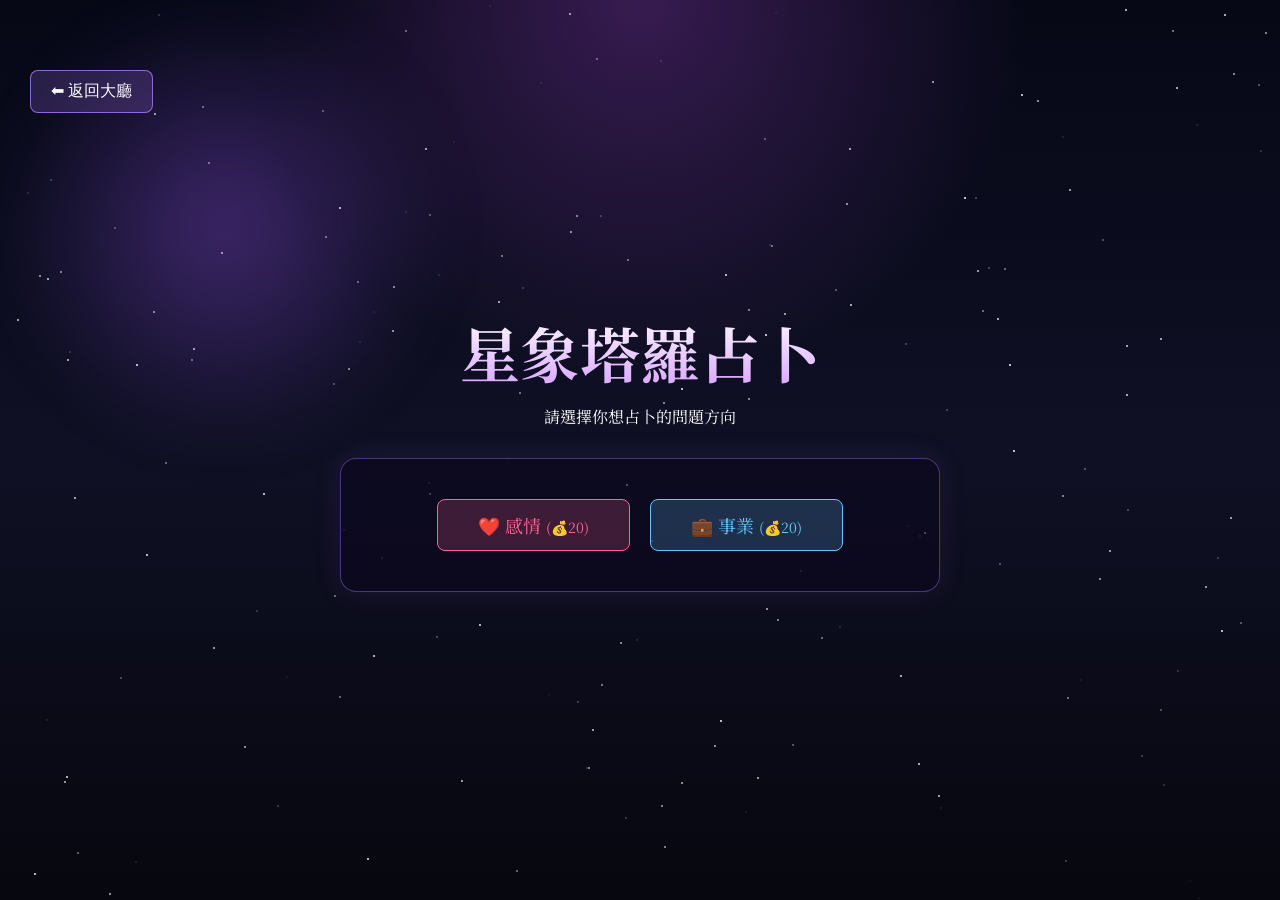
<file: templates/tarot.html>
<!DOCTYPE html>
<html lang="zh-Hant">
<head>
    <meta charset="UTF-8">
    <meta name="viewport" content="width=device-width, initial-scale=1.0">
    <title>塔羅占卜 - 命運大廳</title>

    <link rel="preconnect" href="https://fonts.googleapis.com">
    <link rel="preconnect" href="https://fonts.gstatic.com" crossorigin>
    <link href="https://fonts.googleapis.com/css2?family=Noto+Serif+TC:wght@400;600;700&display=swap" rel="stylesheet">
    
    <link rel="stylesheet" href="/static/css/style.css">
</head>
<body>
    <div class="stars" id="stars"></div>
    <div class="orb"></div>

    <div id="tarotScreen" style="display: flex; min-height: 100vh; flex-direction: column; justify-content: center; align-items: center; position: relative; z-index: 10; padding: 20px; box-sizing: border-box;">
        
        <h1 class="fortune-title" style="margin-bottom: 10px; z-index: 5; color: white;">
            星象塔羅占卜 
        </h1>
        <p class="fortune-subtitle" id="tarotInstruction" style="margin-bottom: 30px; z-index: 5; color: white;">
            請選擇你想占卜的問題方向
        </p>

        <div style="background: rgba(12, 8, 30, 0.6); padding: 40px; border-radius: 16px; border: 1px solid rgba(170, 120, 255, 0.4); max-width: 600px; width: 90%; text-align: center; z-index: 5; box-shadow: 0 0 30px rgba(170, 120, 255, 0.1);">
            
            <div id="questionTypeArea" style="display: flex; gap: 20px; justify-content: center;">
                <button onclick="startDrawing('love')" style="background: rgba(255, 100, 150, 0.2); border: 1px solid #ff6496; color: #ff6496; padding: 12px 40px; border-radius: 8px; font-size: 18px; cursor: pointer; transition: 0.3s; font-family: inherit;">
                    ❤️ 感情 <span style="font-size: 14px;">(💰20)</span>
                </button>
                <button onclick="startDrawing('career')" style="background: rgba(100, 200, 255, 0.2); border: 1px solid #64c8ff; color: #64c8ff; padding: 12px 40px; border-radius: 8px; font-size: 18px; cursor: pointer; transition: 0.3s; font-family: inherit;">
                    💼 事業 <span style="font-size: 14px;">(💰20)</span>
                </button>
            </div>

            <div id="tarotDrawArea" style="display: none; flex-direction: column; align-items: center; width: 100%;">
                <div style="display: flex; flex-direction: row; justify-content: center; gap: 30px; margin-bottom: 20px; min-height: 250px; width: 100%;">
                    
                    <div style="display: flex; flex-direction: column; align-items: center; gap: 15px;">
                        <span style="color: rgba(255, 255, 255, 0.9); font-size: 18px; font-weight: bold; letter-spacing: 2px; text-shadow: 0 0 10px rgba(170, 120, 255, 0.8);">過去</span>
                        <div class="card-container" id="card-0">
                            <div class="card-inner">
                                <div class="card-front"></div>
                                <div class="card-back" id="slot-0"></div>
                            </div>
                        </div>
                    </div>
                    
                    <div style="display: flex; flex-direction: column; align-items: center; gap: 15px;">
                        <span style="color: rgba(255, 255, 255, 0.9); font-size: 18px; font-weight: bold; letter-spacing: 2px; text-shadow: 0 0 10px rgba(170, 120, 255, 0.8);">現在</span>
                        <div class="card-container" id="card-1">
                            <div class="card-inner">
                                <div class="card-front"></div>
                                <div class="card-back" id="slot-1"></div>
                            </div>
                        </div>
                    </div>
                    
                    <div style="display: flex; flex-direction: column; align-items: center; gap: 15px;">
                        <span style="color: rgba(255, 255, 255, 0.9); font-size: 18px; font-weight: bold; letter-spacing: 2px; text-shadow: 0 0 10px rgba(170, 120, 255, 0.8);">未來</span>
                        <div class="card-container" id="card-2">
                            <div class="card-inner">
                                <div class="card-front"></div>
                                <div class="card-back" id="slot-2"></div>
                            </div>
                        </div>
                    </div>
                </div>
                
                <p id="selectionProgress" style="color: #64c8ff; font-size: 16px; margin-bottom: 0;">請從下方牌陣憑直覺選出 3 張牌 (0/3)</p>
                <div id="tarotFanArea"></div>
            </div>

            <div id="tarotResultArea" style="display: none; flex-direction: column; align-items: center;">
                <div id="aiLoading" style="color: #ffd700; margin-bottom: 15px; font-style: italic; font-size: 18px;">
                    ✨ 正在與宇宙連結，解讀星象指引... ✨
                </div>
                
                <div id="aiExplanation" style="display: none; font-size: 16px; color: rgba(255, 255, 255, 0.95); line-height: 1.8; background: rgba(0, 0, 0, 0.5); padding: 25px; border-radius: 12px; border: 1px solid rgba(170, 120, 255, 0.3); text-align: left; width: 100%;">
                </div>

                <button onclick="resetTarot()" style="margin-top: 25px; background: transparent; border: 1px solid rgba(255, 255, 255, 0.4); color: rgba(255, 255, 255, 0.8); padding: 10px 30px; border-radius: 6px; cursor: pointer; transition: 0.3s; font-size: 16px; font-family: inherit;">
                    重新占卜
                </button>
            </div>
        </div>

        <button class="back-btn" onclick="window.location.href='/'" style="position: absolute; top: 30px; left: 30px; z-index: 1000; background: rgba(170, 120, 255, 0.2); border: 1px solid rgba(170, 120, 255, 0.8); color: white; padding: 10px 20px; border-radius: 8px; cursor: pointer; font-size: 16px;">
            ⬅ 返回大廳
        </button>
    </div>

    <script src="/static/js/data.js"></script>
    <script src="/static/js/main.js"></script>
    <script src="/static/js/tarot.js"></script>
    </body>
</html>
</file>
<file: static/css/style.css>
* {
    margin: 0;
    padding: 0;
    box-sizing: border-box;
}

body {
    font-family: "Noto Serif TC", serif;
    min-height: 100vh;
    overflow-x: hidden;
    overflow-y: auto;

    background:
        radial-gradient(circle at top,
            rgba(88, 40, 120, 0.6),
            transparent 35%),
        linear-gradient(to bottom,
            #060816,
            #0f1024,
            #07070f);

    color: white;
    position: relative;
}

/* 調整大廳高度，避免新增卡片時被內容截掉 */
.container {
    position: relative;
    z-index: 2;

    width: 100%;
    min-height: 100vh;
    height: auto;

    display: flex;
    flex-direction: column;
    justify-content: center;
    align-items: center;

    padding: 40px 40px 80px;
    text-align: center;
}

/* 星空背景 */
.stars {
    position: absolute;
    width: 100%;
    height: 100%;
    overflow: hidden;
    z-index: 0;
}

.star {
    position: absolute;
    width: 2px;
    height: 2px;
    background: white;
    border-radius: 50%;

    opacity: 0.7;

    animation: twinkle 3s infinite alternate;
}

@keyframes twinkle {
    from {
        opacity: 0.2;
        transform: scale(1);
    }

    to {
        opacity: 1;
        transform: scale(1.8);
    }
}

/* 主畫面 */
.title {
    font-size: 68px;
    font-weight: 700;
    letter-spacing: 8px;

    background: linear-gradient(to bottom,
            #fff,
            #d8b4ff);

    background-clip: text;
    -webkit-background-clip: text;

    color: transparent;
    -webkit-text-fill-color: transparent;

    margin-bottom: 15px;
}

.subtitle {
    color: #cfcfe8;
    font-size: 18px;
    margin-bottom: 15px;
    opacity: 0.85;
}

.welcome-text {
    color: #f4ebff;
    font-size: 1rem;
    margin-bottom: 35px;
    opacity: 0.9;
}

/* 功能區 */
.menu-grid {
    width: 100%;
    max-width: 1200px;

    display: grid;
    grid-template-columns: repeat(auto-fit, minmax(220px, 1fr));

    gap: 25px;
}

.card {
    position: relative;
    height: 200px;

    border-radius: 24px;

    background: rgba(255, 255, 255, 0.07);

    backdrop-filter: blur(10px);

    border: 1px solid rgba(255, 255, 255, 0.12);

    overflow: hidden;

    cursor: pointer;

    transition: 0.35s;
}

.card:hover {
    transform: translateY(-8px) scale(1.03);

    border: 1px solid rgba(200, 150, 255, 0.5);

    box-shadow:
        0 0 20px rgba(170, 120, 255, 0.4),
        0 0 50px rgba(170, 120, 255, 0.15);
}

.card::before {
    content: "";

    position: absolute;
    inset: 0;

    background:
        linear-gradient(135deg,
            rgba(255, 255, 255, 0.15),
            transparent);

    pointer-events: none;
}

.card-content {
    height: 100%;

    display: flex;
    flex-direction: column;
    justify-content: center;
    align-items: center;

    gap: 14px;

    position: relative;
    z-index: 2;
}

.icon {
    font-size: 48px;

    filter: drop-shadow(0 0 10px rgba(255, 255, 255, 0.35));
}

.card h2 {
    font-size: 26px;
    letter-spacing: 2px;
}

.card p {
    font-size: 14px;
    color: #d7d7e7;
    opacity: 0.85;
}

/* 底部 */
.bottom-text {
    position: absolute;
    bottom: 25px;

    font-size: 14px;
    color: #a7a7bd;

    letter-spacing: 2px;
    opacity: 0.7;
}

/* 發光圓 */
.orb {
    position: absolute;

    width: 450px;
    height: 450px;

    background: radial-gradient(circle,
            rgba(160, 90, 255, 0.35),
            transparent 70%);

    border-radius: 50%;

    filter: blur(30px);

    z-index: 1;

    animation: float 6s ease-in-out infinite;
}

@keyframes float {
    0% {
        transform: translateY(0px);
    }

    50% {
        transform: translateY(-25px);
    }

    100% {
        transform: translateY(0px);
    }
}

/* ===================== */
/* 每日運勢頁面 */
/* ===================== */

#fortunePage {
    display: none;

    position: relative;
    z-index: 5;

    width: 100%;
    height: 100vh;

    flex-direction: column;
    justify-content: center;
    align-items: center;

    text-align: center;
}

.fortune-title {
    font-size: 60px;

    margin-bottom: 20px;

    background: linear-gradient(to bottom,
            #ffffff,
            #d69fff);

    background-clip: text;
    -webkit-background-clip: text;

    color: transparent;
    -webkit-text-fill-color: transparent;
}

.fortune-subtitle {
    color: #d8d8f0;
    margin-bottom: 40px;
}

.crystal-ball {
    width: 200px;
    height: 200px;

    border-radius: 50%;

    background:
        radial-gradient(circle at 30% 30%,
            rgba(255, 255, 255, 0.8),
            rgba(170, 100, 255, 0.4),
            rgba(60, 10, 100, 0.9));

    display: flex;
    justify-content: center;
    align-items: center;

    font-size: 70px;

    cursor: pointer;

    transition: 0.3s;

    box-shadow:
        0 0 40px rgba(170, 120, 255, 0.5),
        0 0 100px rgba(170, 120, 255, 0.2);

    animation: glow 3s infinite alternate;
}

.crystal-ball:hover {
    transform: scale(1.08);
}

@keyframes glow {
    from {
        box-shadow:
            0 0 40px rgba(170, 120, 255, 0.5),
            0 0 100px rgba(170, 120, 255, 0.2);
    }

    to {
        box-shadow:
            0 0 60px rgba(220, 180, 255, 0.9),
            0 0 120px rgba(220, 180, 255, 0.35);
    }
}

.fortune-result {
    margin-top: 50px;

    width: 80%;
    max-width: 700px;

    min-height: 120px;

    padding: 30px;

    border-radius: 24px;

    background: rgba(255, 255, 255, 0.08);

    backdrop-filter: blur(10px);

    border: 1px solid rgba(255, 255, 255, 0.15);

    font-size: 24px;
    line-height: 1.8;

    color: white;

    box-shadow:
        0 0 20px rgba(170, 120, 255, 0.15);
}

.back-btn {
    margin-top: 40px;

    padding: 14px 36px;

    border: none;
    border-radius: 14px;

    background: linear-gradient(135deg,
            #9b5cff,
            #6f3cff);

    color: white;

    font-size: 18px;

    cursor: pointer;

    transition: 0.3s;
}

.back-btn:hover {
    transform: translateY(-3px);

    box-shadow:
        0 0 20px rgba(170, 120, 255, 0.4);
}

.auth-top-group {
    position: fixed;
    top: 20px;
    right: 24px;
    z-index: 11;
    display: flex;
    gap: 8px;
}

.auth-top-btn {
    padding: 8px 12px;
    border: none;
    border-radius: 999px;
    background: linear-gradient(135deg, #9b5cff, #6f3cff);
    color: white;
    font-size: 0.92rem;
    font-weight: 700;
    cursor: pointer;
    box-shadow: 0 10px 26px rgba(155, 92, 255, 0.18);
    transition: transform 0.2s ease, box-shadow 0.2s ease;
}

.auth-top-btn:hover {
    transform: translateY(-2px);
    box-shadow: 0 14px 34px rgba(155, 92, 255, 0.25);
}

.auth-register-btn {
    background: linear-gradient(135deg, #ff8f8f, #ff5a98);
}

.auth-logout-btn {
    background: linear-gradient(135deg, #ff5a5a, #c90000);
}

/* ===================== */
/* 頭像下拉選單樣式 */
/* ===================== */

/* 頭像下拉選單容器 */
.avatar-dropdown-container {
    position: relative;
    display: inline-block;
}

/* 頭像按鈕 */
.avatar-btn {
    /* 移除預設按鈕樣式 */
    border: none;
    background: none;
    cursor: pointer;
    padding: 0;
    
    /* 顯示頭像和箭頭 */
    display: flex;
    align-items: center;
    gap: 6px;
    
    /* 頭像框樣式 */
    padding: 4px 8px;
    border-radius: 20px;
    background: rgba(170, 120, 255, 0.2);
    border: 1px solid rgba(170, 120, 255, 0.4);
    transition: all 0.3s ease;
}

/* 頭像按鈕懸停效果 */
.avatar-btn:hover {
    background: rgba(170, 120, 255, 0.35);
    border-color: rgba(170, 120, 255, 0.7);
    transform: translateY(-2px);
}

/* 頭像圖片 */
.avatar-img {
    /* 圓形頭像 */
    width: 32px;
    height: 32px;
    border-radius: 50%;
    object-fit: cover;
    border: 2px solid rgba(255, 255, 255, 0.3);
}

/* 下拉箭頭 */
.avatar-arrow {
    font-size: 10px;
    color: rgba(255, 255, 255, 0.6);
    transition: transform 0.3s ease;
}

/* 下拉箭頭動畫（選單打開時） */
.avatar-btn.active .avatar-arrow {
    transform: rotate(180deg);
}

/* 下拉式選單 */
.avatar-menu {
    /* 絕對定位，相對於avatar-btn */
    position: absolute;
    top: calc(100% + 8px);
    right: 0;
    z-index: 21;
    
    /* 寬度和背景 */
    width: 280px;
    background: rgba(12, 8, 30, 0.95);
    border-radius: 16px;
    border: 1px solid rgba(170, 120, 255, 0.3);
    box-shadow: 0 12px 40px rgba(0, 0, 0, 0.5);
    
    /* 內部間距與可滾動 */
    max-height: 480px;
    overflow-y: auto;
    overflow-x: hidden;
    padding-right: 4px;
    
    /* 顯示動畫 */
    animation: slideDown 0.2s ease-out;
}

.avatar-menu::-webkit-scrollbar {
    width: 8px;
}

.avatar-menu::-webkit-scrollbar-thumb {
    background: rgba(170, 120, 255, 0.35);
    border-radius: 999px;
}

.avatar-menu::-webkit-scrollbar-track {
    background: rgba(255, 255, 255, 0.04);
}

/* 下拉選單出現動畫 */
@keyframes slideDown {
    from {
        opacity: 0;
        transform: translateY(-10px);
    }
    to {
        opacity: 1;
        transform: translateY(0);
    }
}

/* 菜單區塊 */
.menu-section {
    padding: 12px 16px;
    border-bottom: 1px solid rgba(170, 120, 255, 0.15);
}

/* 最後一個區塊不顯示底部邊框 */
.menu-section:last-child {
    border-bottom: none;
}

/* 頭像上傳區塊 */
.avatar-upload-section {
    text-align: center;
}

/* 頭像上傳標籤 */
.avatar-upload-label {
    font-size: 12px;
    color: rgba(255, 255, 255, 0.6);
    margin-bottom: 8px;
    display: block;
}

/* 隱藏檔案輸入 */
.avatar-file-input {
    display: none;
}

/* 上傳圖片按鈕 */
.avatar-upload-btn {
    display: inline-block;
    padding: 6px 12px;
    background: linear-gradient(135deg, #9b5cff, #6f3cff);
    color: white;
    border-radius: 999px;
    font-size: 12px;
    font-weight: 700;
    cursor: pointer;
    transition: all 0.2s ease;
}

/* 上傳按鈕懸停效果 */
.avatar-upload-btn:hover {
    transform: translateY(-2px);
    box-shadow: 0 4px 12px rgba(155, 92, 255, 0.3);
}

/* 用戶資訊區塊 */
.user-info-section {
    display: flex;
    flex-direction: column;
    gap: 8px;
}

/* 菜單項目 */
.menu-item {
    font-size: 13px;
    color: rgba(255, 255, 255, 0.8);
    word-break: break-word;
}

/* 菜單項目中的強調文字 */
.menu-item strong {
    color: rgba(170, 120, 255, 0.8);
    font-weight: 600;
}

/* 元智幣區塊 */
.coin-section {
    padding-top: 8px;
    padding-bottom: 8px;
}

/* 元智幣顯示 */
.coin-display {
    margin-bottom: 12px;
}

/* 元智幣標題 */
.coin-title {
    font-size: 12px;
    color: rgba(255, 255, 255, 0.5);
    margin-bottom: 4px;
}

/* 元智幣數值 */
.coin-value {
    font-size: 20px;
    font-weight: 700;
    background: linear-gradient(135deg, #ffd700, #ffed4e);
    background-clip: text;
    -webkit-background-clip: text;
    color: transparent;
    -webkit-text-fill-color: transparent;
}

/* 獲得元智幣按鈕 */
.coin-earn-btn {
    width: 100%;
    padding: 8px 12px;
    background: linear-gradient(135deg, #ffa500, #ff8c00);
    color: white;
    border: none;
    border-radius: 8px;
    font-size: 13px;
    font-weight: 700;
    cursor: pointer;
    transition: all 0.2s ease;
}

/* 獲得元智幣按鈕懸停效果 */
.coin-earn-btn:hover {
    transform: translateY(-2px);
    box-shadow: 0 6px 16px rgba(255, 140, 0, 0.3);
}

/* 登出區塊 */
.logout-section {
    padding: 8px 16px;
}

/* 菜單中的登出按鈕 */
.logout-menu-btn {
    width: 100%;
    padding: 8px 12px;
    background: linear-gradient(135deg, #ff5a5a, #c90000);
    color: white;
    border: none;
    border-radius: 8px;
    font-size: 13px;
    font-weight: 700;
    cursor: pointer;
    transition: all 0.2s ease;
}

/* 登出按鈕懸停效果 */
.logout-menu-btn:hover {
    transform: translateY(-2px);
    box-shadow: 0 6px 16px rgba(255, 90, 90, 0.3);
}

.user-modal-overlay {
    position: fixed;
    inset: 0;
    background: rgba(5, 5, 20, 0.82);
    display: none;
    justify-content: center;
    align-items: center;
    z-index: 20;
    padding: 16px;
}

.user-modal-card {
    width: min(520px, 100%);
    border-radius: 24px;
    background: rgba(12, 8, 30, 0.96);
    border: 1px solid rgba(255, 255, 255, 0.12);
    box-shadow: 0 0 40px rgba(120, 70, 255, 0.25);
    padding: 26px;
}

.user-modal-header {
    display: flex;
    justify-content: space-between;
    align-items: center;
    margin-bottom: 20px;
}

.user-modal-header h2 {
    margin: 0;
    font-size: 1.25rem;
}

.modal-close-btn {
    border: none;
    background: rgba(255, 255, 255, 0.1);
    color: white;
    width: 34px;
    height: 34px;
    border-radius: 50%;
    font-size: 1.2rem;
    cursor: pointer;
}

.user-modal-body {
    display: grid;
    gap: 12px;
    margin-bottom: 24px;
}

.user-info-row {
    display: flex;
    justify-content: space-between;
    color: #dcd6ff;
    padding: 12px 16px;
    border-radius: 16px;
    background: rgba(255, 255, 255, 0.05);
}

.user-coin-box {
    display: flex;
    justify-content: space-between;
    align-items: flex-end;
    gap: 16px;
    padding: 22px 20px;
    border-radius: 22px;
    background: linear-gradient(135deg, rgba(255, 202, 84, 0.16), rgba(255, 121, 121, 0.12));
    border: 1px solid rgba(255, 215, 0, 0.18);
}

.coin-title {
    color: #f8e6b6;
    margin-bottom: 10px;
    font-size: 0.95rem;
}

.coin-action-btn {
    min-width: 140px;
    padding: 12px 16px;
    border: none;
    border-radius: 18px;
    background: linear-gradient(135deg, #ffd15c, #ff7f7f);
    color: #161823;
    font-weight: 700;
    cursor: pointer;
    transition: transform 0.2s ease, box-shadow 0.2s ease;
}

.coin-action-btn:hover {
    transform: translateY(-2px);
    box-shadow: 0 12px 26px rgba(255, 145, 90, 0.28);
}

.coin-value {
    font-size: 2.3rem;
    font-weight: 800;
    color: #fff;
}

.rpg-card {
    width: min(620px, 100%);
    margin: 0 auto;
    padding: 28px;
    display: grid;
    gap: 18px;
    border-radius: 28px;
    background: rgba(18, 12, 44, 0.96);
    border: 1px solid rgba(255, 255, 255, 0.12);
    box-shadow: 0 0 50px rgba(125, 80, 255, 0.2);
}

.rpg-status {
    display: flex;
    justify-content: space-between;
    gap: 12px;
    padding: 18px 20px;
    border-radius: 20px;
    background: rgba(255, 255, 255, 0.06);
    color: #f4f0ff;
    font-weight: 700;
}

.rpg-monster {
    padding: 20px;
    border-radius: 22px;
    background: linear-gradient(180deg, rgba(255, 120, 135, 0.14), rgba(71, 11, 84, 0.72));
    border: 1px solid rgba(255, 255, 255, 0.12);
}

.rpg-monster-name {
    font-size: 1.1rem;
    margin-bottom: 10px;
    color: #ffd77e;
}

.rpg-monster-health {
    color: #e0d7ff;
}

.rpg-log {
    min-height: 90px;
    padding: 18px 20px;
    border-radius: 20px;
    background: rgba(255, 255, 255, 0.06);
    border: 1px dashed rgba(255, 255, 255, 0.12);
    color: #e0ddff;
    line-height: 1.6;
}

.rpg-action-btn {
    padding: 16px 24px;
    border: none;
    border-radius: 18px;
    background: linear-gradient(135deg, #8f6bff, #ff7fa3);
    color: white;
    font-size: 18px;
    font-weight: 700;
    cursor: pointer;
    transition: transform 0.2s ease, box-shadow 0.2s ease;
}

.rpg-action-btn:hover {
    transform: translateY(-2px);
    box-shadow: 0 18px 34px rgba(143, 92, 255, 0.25);
}

#rpgPage {
    display: none;
    position: relative;
    z-index: 5;
    width: 100%;
    height: 100vh;
    flex-direction: column;
    justify-content: center;
    align-items: center;
    text-align: center;
}

#authPage {
    display: none;
    position: relative;
    z-index: 5;
    width: 100%;
    height: 100vh;
    flex-direction: column;
    justify-content: center;
    align-items: center;
    text-align: center;
}

.auth-tab-group {
    display: flex;
    justify-content: center;
    gap: 10px;
    margin-bottom: 24px;
}

.auth-tab-btn {
    flex: 1;
    padding: 12px 14px;
    border: none;
    border-radius: 999px;
    background: rgba(255, 255, 255, 0.08);
    color: #e6e1ff;
    font-weight: 700;
    cursor: pointer;
    transition: background 0.2s ease, color 0.2s ease;
}

.auth-tab-btn.auth-active {
    background: linear-gradient(135deg, #9b5cff, #6f3cff);
    color: white;
}

.login-alert,
.register-alert {
    margin-top: 18px;
    padding: 14px 18px;
    border-radius: 14px;
    font-size: 0.95rem;
    display: none;
}

@media(max-width:768px) {
    .auth-top-group {
        top: 14px;
        right: 14px;
        gap: 6px;
    }

    .auth-top-btn {
        padding: 10px 14px;
        font-size: 0.85rem;
    }
}

.register-card {
    width: 100%;
    max-width: 520px;
    margin-top: 20px;
    padding: 30px;
    border-radius: 24px;
    background: rgba(255, 255, 255, 0.08);
    backdrop-filter: blur(10px);
    border: 1px solid rgba(255, 255, 255, 0.15);
    box-shadow: 0 0 20px rgba(170, 120, 255, 0.15);
}

.register-form {
    display: flex;
    flex-direction: column;
    gap: 16px;
}

.form-group {
    text-align: left;
}

.form-group label {
    display: block;
    margin-bottom: 8px;
    font-size: 0.95rem;
    color: #e8e4ff;
}

.form-group input {
    width: 100%;
    padding: 14px 16px;
    border-radius: 14px;
    border: 1px solid rgba(255, 255, 255, 0.18);
    background: rgba(255, 255, 255, 0.08);
    color: white;
    outline: none;
}

.form-group input:focus {
    border-color: rgba(155, 92, 255, 0.8);
    box-shadow: 0 0 0 4px rgba(155, 92, 255, 0.12);
}

.submit-btn {
    width: 100%;
    padding: 14px 24px;
    border: none;
    border-radius: 14px;
    background: linear-gradient(135deg, #9b5cff, #6f3cff);
    color: white;
    font-size: 18px;
    cursor: pointer;
    transition: 0.3s;
}

.submit-btn:hover {
    transform: translateY(-2px);
    box-shadow: 0 0 20px rgba(170, 120, 255, 0.35);
}

.register-meta {
    margin-top: 18px;
    color: #d8d8f0;
    font-size: 0.95rem;
    opacity: 0.9;
}

.register-alert {
    margin-top: 18px;
    padding: 14px 18px;
    border-radius: 14px;
    font-size: 0.95rem;
    background: rgba(255, 255, 255, 0.1);
    color: #fff;
    display: none;
}

.register-alert.success {
    background: rgba(106, 200, 120, 0.2);
    color: #d6ffd8;
    border: 1px solid rgba(106, 200, 120, 0.4);
}

.register-alert.error {
    background: rgba(255, 110, 110, 0.18);
    color: #ffe6e6;
    border: 1px solid rgba(255, 110, 110, 0.35);
}

@media(max-width:768px) {
    .title {
        font-size: 42px;
    }

    .fortune-title {
        font-size: 42px;
    }

    .card {
        height: 170px;
    }

    .crystal-ball {
        width: 160px;
        height: 160px;
    }
}

/* 卡片容器，設定透視度讓 3D 效果更真實 */
.card-container {
    width: 140px;
    height: 230px;
    perspective: 1000px;
}

/* 卡片內層，控制翻轉動畫時間與保留 3D 空間 */
.card-inner {
    width: 100%;
    height: 100%;
    position: relative;
    transition: transform 0.6s ease-in-out;
    transform-style: preserve-3d;
}

/* 當卡片加上 flipped 類別時，翻轉 180 度 */
.card-container.flipped .card-inner {
    transform: rotateY(180deg);
}

/* 牌的正面與背面共用設定：隱藏背面、絕對定位疊加 */
.card-front, .card-back {
    width: 100%;
    height: 100%;
    position: absolute;
    backface-visibility: hidden;
    border-radius: 12px;
    display: flex;
    flex-direction: column;
    justify-content: center;
    align-items: center;
    text-align: center;
}

/* 牌背：原本的未翻開狀態 */
.card-front {
    background-color: rgba(0,0,0,0.3); /* 備用底色 */
    background-image: url('/static/images/card-back.jpg'); /* 替換成你的牌背路徑 */
    background-size: cover;
    background-position: center;
    border: 1px dashed rgba(255,255,255,0.4);
    color: transparent; /* 隱藏原本的文字 */
}

/* 牌面：翻開後的狀態 */
.card-back {
    background-color: rgba(20, 15, 40, 0.8);
    background-size: cover;
    background-position: center;
    border: 1px solid rgba(170, 120, 255, 0.8);
    transform: rotateY(180deg);
    position: relative; /* 讓裡面的文字標籤可以定位在底部 */
    overflow: hidden;   /* 確保卡片底部的圓角不會被文字標籤蓋住 */
}

#tarotFanArea {
    position: relative;
    width: 100%;
    height: 120px; 
    margin-top: 10px;
    margin-bottom: 10px;
    display: flex;
    justify-content: center;
    align-items: flex-end;
    overflow: visible;
    transform-origin: center 600px;
}

.fan-card {
    position: absolute;
    width: 50px;       /* 稍微縮小一點以容納22張牌 */
    height: 90px;
    background-color: rgba(20, 15, 40, 0.9); /* 備用底色 */
    
    /* 🌟 關鍵新增：使用金色星星卡背圖片 */
    background-image: url('/static/images/card-back2.jpg'); /* 將此處替換為你實際存放金色星星圖片文件的路徑 */
    background-size: cover;    /* 填滿卡片區域並保持比例裁剪 */
    background-position: center; /* 圖片置中 */
    
    border: 1px dashed rgba(170, 120, 255, 0.6); /* 保持虛線 */
    border-radius: 6px;
    cursor: pointer;
    
    /* 核心魔法：將旋轉中心點設在卡片下方 300px 處，製造弧形半徑 */
    transform-origin: center 300px; 
    
    /* 讀取 JS 設定的角度，並加上過渡動畫 */
    transform: rotate(var(--rot)) translateY(0);
    transition: transform 0.3s ease, opacity 0.5s ease;
    box-shadow: 0 0 10px rgba(0,0,0,0.5);
}

/* 滑鼠懸停時，牌會稍微抽高亮起 - 修改此塊 */
.fan-card:hover {
    transform: rotate(var(--rot)) translateY(-20px);
    
    
    z-index: 50 !important; /* 確保浮出的牌在最上層 */
}
/* 當牌被點擊選走後隱藏 */
.fan-card.picked {
    opacity: 0;
    pointer-events: none; /* 點過不能再點 */
}

#dreamInput:focus {
    border-color: rgba(170, 120, 255, 0.8) !important;
    box-shadow: 0 0 15px rgba(170, 120, 255, 0.3);
}

#dreamResult::-webkit-scrollbar {
    width: 6px;
}
#dreamResult::-webkit-scrollbar-thumb {
    background: rgba(170, 120, 255, 0.5);
    border-radius: 10px;
}

/* ===================== */
/* 答案之書外加樣式 */
/* ===================== */
.open-book-wrapper {
    cursor: pointer;
    width: 90%;
    max-width: 760px;
    height: 480px;
    position: relative;
    z-index: 5;
    perspective: 1500px; /* 3D 透視感 */
    transition: transform 0.3s cubic-bezier(0.4, 0.2, 0.2, 1);
}

.open-book-wrapper:hover {
    transform: translateY(-5px) scale(1.02);
}

/* 紅色書皮 */
.book-cover {
    display: flex;
    width: 100%;
    height: 100%;
    background: #b21f1f; 
    padding: 10px 14px;
    border-radius: 4px 14px 14px 4px;
    box-shadow: 0 30px 60px rgba(0,0,0,0.7), inset 0 0 20px rgba(0,0,0,0.4);
    position: relative;
    transform-style: preserve-3d;
}

/* 內頁通用 */
.page {
    flex: 1;
    background: #fcfaf5; /* 象牙白紙張色 */
    position: relative;
    overflow: hidden;
}

/* 左頁 (書脊陰影) */
.page-left {
    border-radius: 2px 0 0 2px;
    border-right: 1px solid #dcdcdc;
    background: linear-gradient(to right, #fcfaf5 85%, #e6e2d3 100%);
    display: flex;
    justify-content: center;
    align-items: center;
}

/* 右頁 (書脊陰影 + 邊框裝飾) */
.page-right {
    border-radius: 0 10px 10px 0;
    border-left: 1px solid #fff;
    background: linear-gradient(to left, #fcfaf5 88%, #dfdcd1 100%);
    padding: 30px;
    display: flex;
    flex-direction: column;
    justify-content: center;
}

/* 復古雙層內框 */
.page-border {
    border: 1px solid #444;
    width: 100%;
    height: 100%;
    padding: 5px;
    position: relative;
    display: flex;
    justify-content: center;
    align-items: center;
}

.page-border::before {
    content: "";
    position: absolute;
    inset: 4px;
    border: 1px solid #444;
}

/* 答案文字樣式 */
.answer-text {
    font-family: "Noto Serif TC", serif;
    color: #222;
    font-size: 24px;
    font-weight: 700;
    letter-spacing: 4px;
    line-height: 1.8;
    text-align: center;
    padding: 0 20px;
    opacity: 1;
    transition: opacity 0.2s ease;
}

/* 左頁小裝飾 */
.page-ornament {
    opacity: 0.8;
}

/* 獨立的翻動書頁 */
.flipping-page {
    position: absolute;
    top: 10px;
    right: 14px;
    width: calc(50% - 14px); /* 覆蓋右頁的大小 */
    height: calc(100% - 20px);
    background: linear-gradient(to left, #fcfaf5 88%, #dfdcd1 100%);
    border-radius: 0 10px 10px 0;
    padding: 30px;
    transform-origin: left center; /* 軸心在左側書脊 */
    transform-style: preserve-3d;
    transform: rotateY(0deg);
    pointer-events: none;
    opacity: 0;
    z-index: 10;
}

/* 觸發翻頁動畫 */
.flipping-page.is-flipping {
    opacity: 1;
    animation: pageTurn 0.7s cubic-bezier(0.4, 0.0, 0.2, 1) forwards;
}

@keyframes pageTurn {
    0% {
        transform: rotateY(0deg);
        box-shadow: -5px 0 15px rgba(0,0,0,0.1);
    }
    50% {
        box-shadow: -15px 0 25px rgba(0,0,0,0.2);
    }
    100% {
        transform: rotateY(-180deg);
        box-shadow: 0 0 0 rgba(0,0,0,0);
        opacity: 0;
    }
}

/* 響應式手機版適應 */
@media (max-width: 768px) {
    .open-book-wrapper { height: 350px; }
    .answer-text { font-size: 18px; padding: 0 10px; }
    .page-right, .flipping-page { padding: 15px; }
    .page-border::before { inset: 3px; }
}

/* ===================== */
/* 雷諾曼卡外加樣式  */
/* ===================== */
.lenormand-card-container {
    width: 100px;
    height: 150px;
    perspective: 1000px;
    cursor: pointer;
}

.lenormand-card-inner {
    width: 100%;
    height: 100%;
    position: relative;
    transition: transform 0.6s cubic-bezier(0.4, 0.2, 0.2, 1);
    transform-style: preserve-3d;
}

/* 點擊後加上 .flipped 類別來觸發翻轉 */
.lenormand-card-container.flipped .lenormand-card-inner {
    transform: rotateY(180deg);
    cursor: default;
}

.lenormand-card-front, .lenormand-card-back {
    width: 100%;
    height: 100%;
    position: absolute;
    backface-visibility: hidden;
    border-radius: 8px;
    box-shadow: 0 5px 15px rgba(0,0,0,0.5);
}

/* 牌背：未翻開的樣子 */
.lenormand-card-front {
    background: linear-gradient(135deg, #3c2a63, #1a103c);
    border: 2px dashed rgba(170, 120, 255, 0.6);
    display: flex;
    justify-content: center;
    align-items: center;
    font-size: 32px;
}

/* 牌面：翻開後的樣子 */
.lenormand-card-back {
    background: linear-gradient(135deg, rgba(20, 15, 40, 0.9), rgba(40, 30, 70, 0.9));
    border: 1px solid rgba(170, 120, 255, 0.8);
    transform: rotateY(180deg);
    display: flex;
    flex-direction: column;
    justify-content: center;
    align-items: center;
    color: #ffd700;
    font-weight: bold;
    font-size: 18px;
}

.lenormand-card-back span {
    font-size: 32px;
    margin-bottom: 10px;
}

#lenormandQuestion:focus {
    border-color: rgba(170, 120, 255, 0.8) !important;
    box-shadow: 0 0 15px rgba(170, 120, 255, 0.3);
}
</file>
